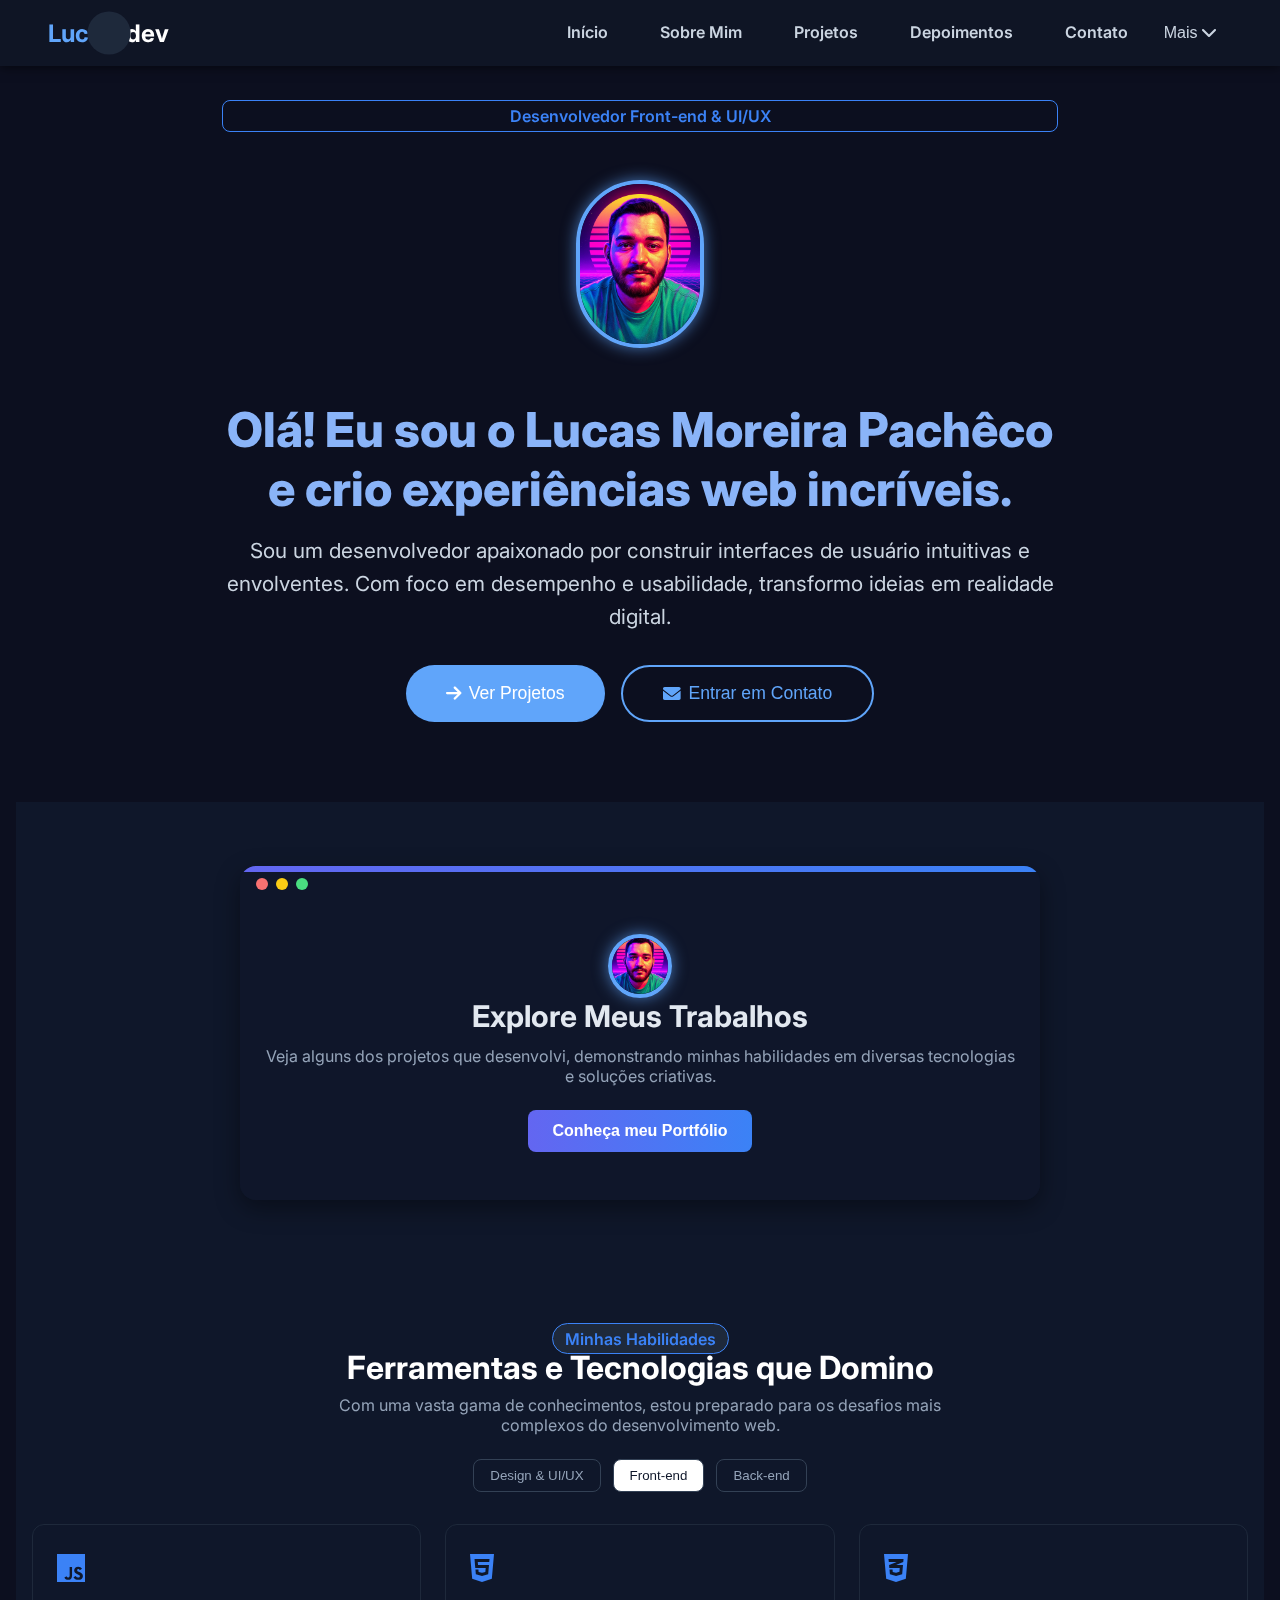
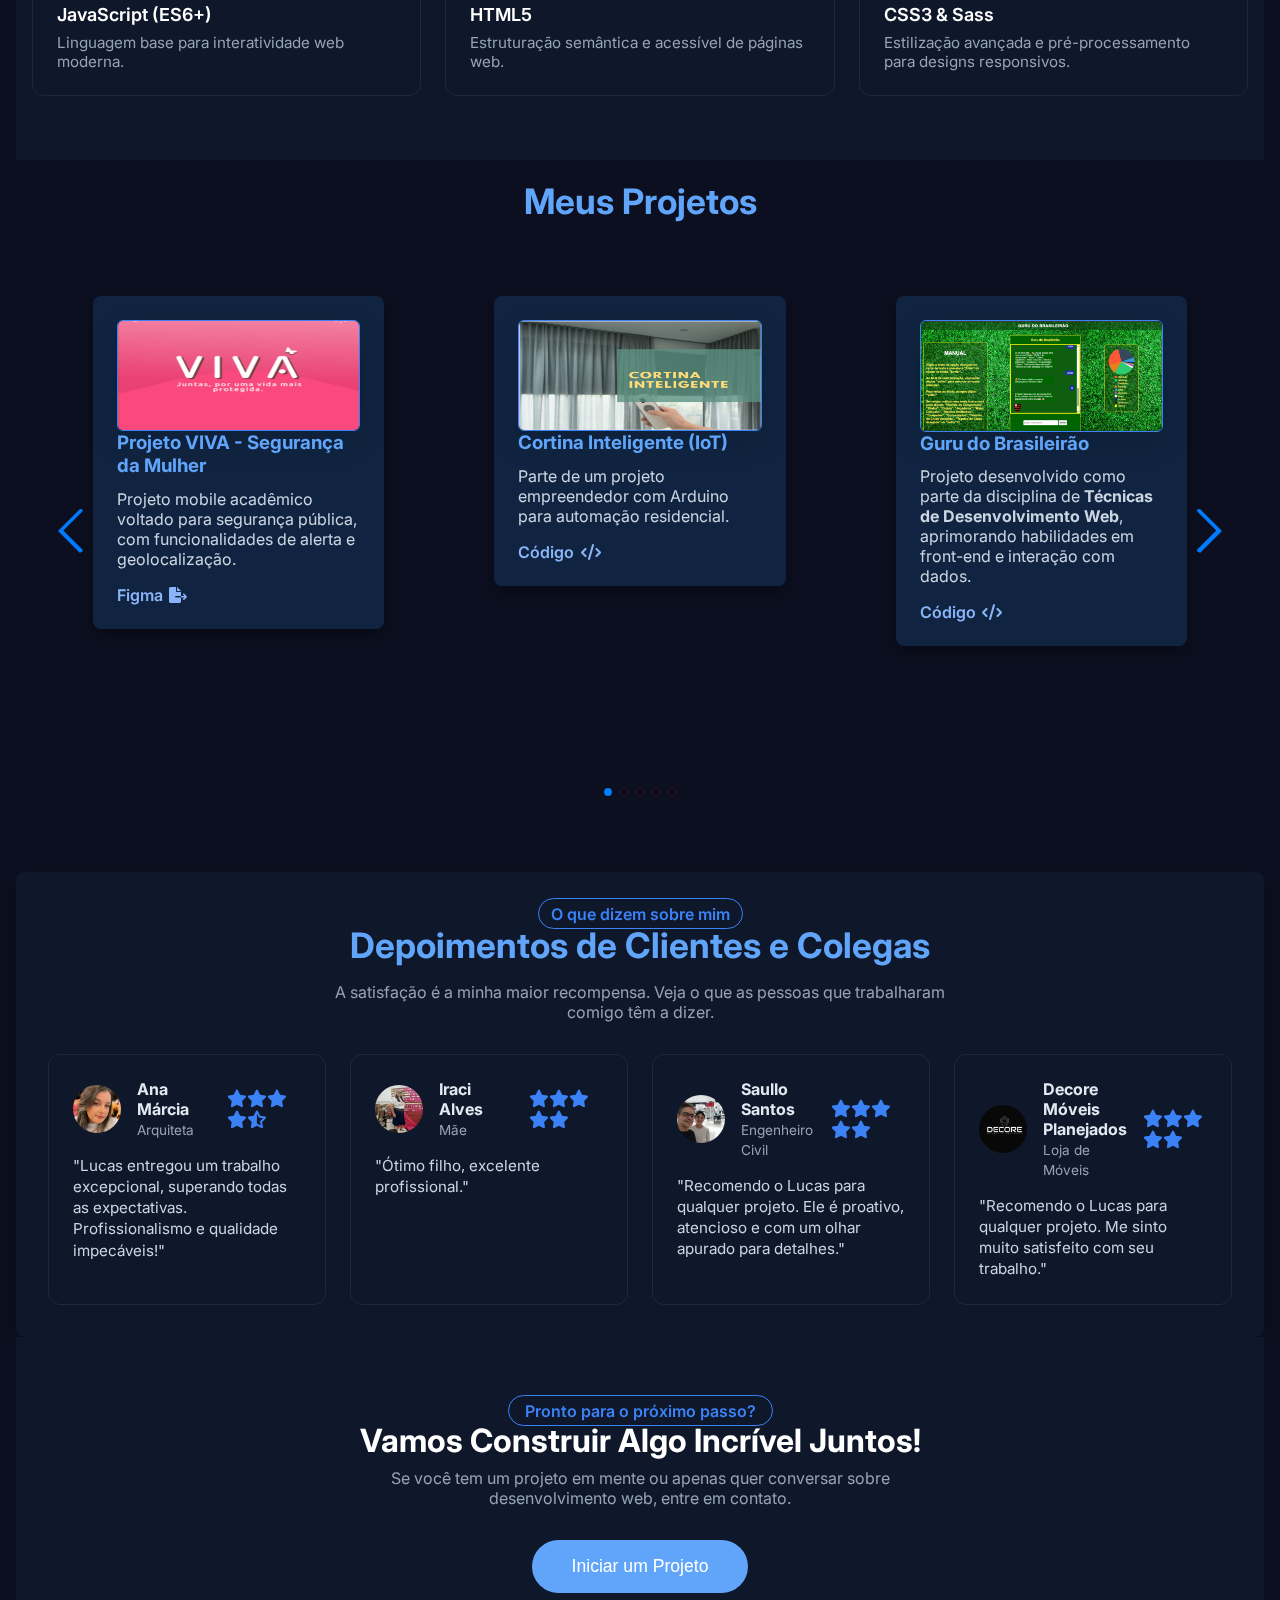
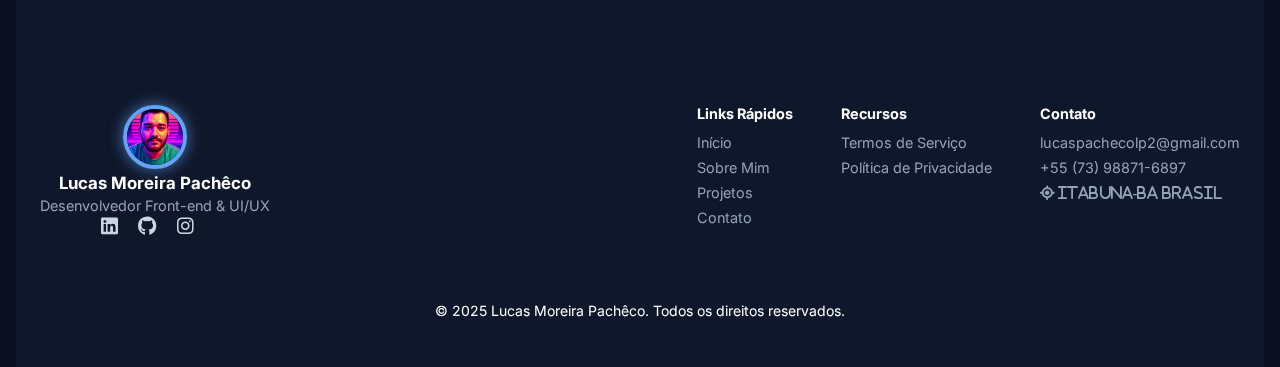
<file: index.html>
<!DOCTYPE html>
<html lang="pt-BR">
<head>
    <meta charset="UTF-8">
    <meta name="viewport" content="width=device-width, initial-scale=1.0">
    <title>Lucas Pachêco | Desenvolvedor Front-end.</title>
    <link rel="stylesheet" href="style.css">
    <link href="https://fonts.googleapis.com/css2?family=Inter:wght@400;500;600;700;800&display=swap" rel="stylesheet">
    <link rel="stylesheet" href="https://cdnjs.cloudflare.com/ajax/libs/font-awesome/6.0.0-beta3/css/all.min.css">
    <link rel="shortcut icon" href="code.ico" type="image/x-icon">
    <link rel="stylesheet" href="https://cdn.jsdelivr.net/npm/swiper@11/swiper-bundle.min.css">
    <script src="https://cdn.jsdelivr.net/npm/swiper@11/swiper-bundle.min.js" defer></script>
    <script src="script2.js" defer></script>
</head>
<body>
    <header>
        <div class="logo">
            <svg class="logo-circle" viewBox="0 0 100 100">
                <circle cx="50" cy="50" r="45" />
            </svg>
            <a id="logo" href="#hero">Lucas<span>.dev</span></a>
        </div>

        <div class="botao-menu-hamburguer">
      <button title="botao-menu" id="botao-menu" class="botao-menu">☰</button>
      
    </div>
        <div class="navbar">
            
            <nav class="navbarList">
                <a href="#hero">Início</a>
                <a href="sobreMin.html">Sobre Mim</a>
                <a href="#projects">Projetos</a>
                <a href="#testimonials">Depoimentos</a>
                <a href="agenda.html">Contato</a>
                <div class="dropdown">
                    <button class="dropbtn">Mais <i class="fas fa-chevron-down"></i></button>
                    <div class="dropdown-content">
                        <a href="https://www.linkedin.com/in/lucas-moreira-pacheco-32537620b/">LinkedIn <span>Me acompanhe</span></a>
                        <a href="#features">Serviços <span>O que eu ofereço</span></a>
                    </div>
                </div>
            </nav>
        </div>
        
    </header>

    <main class="hero" id="hero">
        <div class="badge">Desenvolvedor Front-end & UI/UX</div>
        <img src="ChatGPT Image 25 de jul. de 2025, 19_51_40.png" alt="Minha Foto de Perfil" class="hero-avatar">
        <h1>Olá! Eu sou o Lucas Moreira Pachêco e crio experiências web incríveis.</h1>
        <p>Sou um desenvolvedor apaixonado por construir interfaces de usuário intuitivas e envolventes. Com foco em desempenho e usabilidade, transformo ideias em realidade digital.</p>
        <div class="hero-actions">
            <button class="btn-primary"><i  class="fas fa-arrow-right"></i> Ver Projetos</button>
            <a href="agenda.html"><button class="btn-secondary"><i class="fas fa-envelope"></i> Entrar em Contato</button></a>
        </div>
        
    </main>

    <section class="preview-section">
        <div class="preview-window">
            <div class="preview-window::before"></div>
            <div class="window-top">
                <div class="circle red"></div>
                <div class="circle yellow"></div>
                <div class="circle green"></div>
            </div>
            <div class="window-content" id="trabalhos">
                <div class="logo-footer"><img src="ChatGPT Image 25 de jul. de 2025, 19_51_40.png" alt="logo dev"></div>
                <h2>Explore Meus Trabalhos</h2>
                <p>Veja alguns dos projetos que desenvolvi, demonstrando minhas habilidades em diversas tecnologias e soluções criativas.</p>
                <button class="btn primary">Conheça meu Portfólio</button>
            </div>
        </div>
    </section>

    <section class="features-section" id="features">
        <div class="features-header">
            <span class="pill selected">Minhas Habilidades</span>
            <h2 class="title">Ferramentas e Tecnologias que Domino</h2>
            <p class="subtitle">Com uma vasta gama de conhecimentos, estou preparado para os desafios mais complexos do desenvolvimento web.</p>
        </div>
        <div class="tab-menu">
            <button class="tab" data-tab="design">Design & UI/UX</button>
            <button class="tab active" data-tab="frontend">Front-end</button>
            <button class="tab" data-tab="backend">Back-end</button>
            
        </div>
        <div class="features-grid" id="features-grid">
        </div>
    </section>
    <section id="projects" aria-label="Projetos recentes e acadêmicos">
        <h2>Meus Projetos</h2>
        <div class="swiper-container">
            <div class="swiper-wrapper">

      <!-- Slide 1: Projeto VIVA -->
      <div class="swiper-slide">
        <article class="project-card" tabindex="0" aria-describedby="desc-viva">
          <img src="VivaApp.png" alt="Captura de tela do aplicativo Projeto VIVA" class="project-thumbnail" loading="lazy" />
          <h3>Projeto VIVA - Segurança da Mulher</h3>
          <p id="desc-viva">Projeto mobile acadêmico voltado para segurança pública, com funcionalidades de alerta e geolocalização.</p>
          <div class="project-links">
            <a href="https://www.figma.com/proto/bqqQISmBEGGVpfzCtQTvPR/Seguran%C3%A7a-da-mulher" target="_blank" rel="noopener noreferrer">
              Figma <i class="fas fa-file-export"></i>
            </a>
          </div>
        </article>
      </div>

      <!-- Slide 2: Cortina Inteligente -->
      <div class="swiper-slide">
        <article class="project-card" tabindex="0" aria-describedby="desc-cortina">
          <img src="CortinaInteligente.png" alt="Captura de tela do sistema de Cortina Inteligente" class="project-thumbnail" loading="lazy" />
          <h3>Cortina Inteligente (IoT)</h3>
          <p id="desc-cortina">Parte de um projeto empreendedor com Arduino para automação residencial.</p>
          <div class="project-links">
            <a href="" target="_blank" rel="noopener noreferrer">
              Código <i class="fas fa-code"></i>
            </a>
          </div>
        </article>
      </div>

      <!-- Slide 3: Guru do Brasileirão -->
      <div class="swiper-slide">
        <article class="project-card" tabindex="0" aria-describedby="desc-guru">
          <img src="Capturadetela2025-07-26163434.png" alt="Captura de tela do Projeto Guru do Brasileirão" class="project-thumbnail" loading="lazy" />
          <h3>Guru do Brasileirão </h3>
          <p id="desc-guru">Projeto desenvolvido como parte da disciplina de <strong>Técnicas de Desenvolvimento Web</strong>, aprimorando habilidades em front-end e interação com dados.</p>
          <div class="project-links">
            <a href="https://github.com/lucaslmp2/GuruDoBrasileir-o" target="_blank" rel="noopener noreferrer">
              Código <i class="fas fa-code"></i>
            </a>
          </div>
        </article>
      </div>

      <!-- Slide 4: GeFin -->
      <div class="swiper-slide">
        <article class="project-card" tabindex="0" aria-describedby="desc-gefin">
          <img src="GFin.png" alt="Captura de tela do projeto GeFin" class="project-thumbnail" loading="lazy" />
          <h3>GeFin</h3>
          <p id="desc-gefin">Aplicação web de front-end para gerenciamento de finanças pessoais, permitindo adicionar, editar e visualizar registros de crédito e débito.</p>
          <div class="project-links">
            <a href="https://github.com/lucaslmp2/GeFin" target="_blank" rel="noopener noreferrer">
              Código <i class="fas fa-code"></i>
            </a>
          </div>
        </article>
      </div>

      <!-- Slide 5: Sortestudo -->
      <div class="swiper-slide">
        <article class="project-card" tabindex="0" aria-describedby="desc-sortestudo">
          <img src="Captura de tela 2025-08-14 170825.png" alt="Captura de tela do projeto Sortestudo" class="project-thumbnail" loading="lazy" />
          <h3>Sortestudo</h3>
          <p id="desc-sortestudo">Aplicação web para estudantes com método Pomodoro, player LoFi, histórico de metas e sorteio de aulas.</p>
          <div class="project-links">
            <a href="https://sortestudo.netlify.app/app.html#" target="_blank" rel="noopener noreferrer">
              Site <i class="fas fa-globe"></i>
            </a>
          </div>
        </article>
      </div>

    </div>

    <!-- Paginação e navegação do Swiper -->
    <div class="swiper-pagination"></div>
    <!-- Se quiser, pode manter os botões internos do Swiper, mas os externos já funcionam -->
    <div class="swiper-button-prev"></div>
    <div class="swiper-button-next"></div>
  </div>
</section>

</section>
    <section class="testimonials-section" id="testimonials">
        <div class="testimonials-header">
            <span class="pill">O que dizem sobre mim</span>
            <h2>Depoimentos de Clientes e Colegas</h2>
            <p>A satisfação é a minha maior recompensa. Veja o que as pessoas que trabalharam comigo têm a dizer.</p>
        </div>
        <div class="testimonials-grid">
            <div class="testimonial-card">
                <div class="user-info">
                    <img src="508388774_18509885986005386_1965365410675756863_n.jpg" alt="Avatar Cliente 1" class="avatar">
                    <div>
                        <strong>Ana Márcia</strong>
                        <span class="role">Arquiteta</span>
                    </div>
                    <div class="stars">
                        <i class="fas fa-star"></i><i class="fas fa-star"></i><i class="fas fa-star"></i><i class="fas fa-star"></i><i class="fas fa-star-half-alt"></i>
                    </div>
                </div>
                <p class="comment">"Lucas entregou um trabalho excepcional, superando todas as expectativas. Profissionalismo e qualidade impecáveis!"</p>
            </div>
            <div class="testimonial-card">
                <div class="user-info">
                    <img src="491434160_659042140358271_1877280020357103664_n.jpg" alt="Avatar Cliente 2" class="avatar">
                    <div>
                        <strong>Iraci Alves</strong>
                        <span class="role">Mãe</span>
                    </div>
                    <div class="stars">
                        <i class="fas fa-star"></i><i class="fas fa-star"></i><i class="fas fa-star"></i><i class="fas fa-star"></i><i class="fas fa-star"></i>
                    </div>
                </div>
                <p class="comment">"Ótimo filho, excelente profissional."</p>
            </div>
            <div class="testimonial-card">
                <div class="user-info">
                    <img src="445907949_1860379867809523_8904380379291818608_n.jpg" alt="Avatar Cliente 3" class="avatar">
                    <div>
                        <strong>Saullo Santos</strong>
                        <span class="role">Engenheiro Civil</span>
                    </div>
                    <div class="stars">
                        <i class="fas fa-star"></i><i class="fas fa-star"></i><i class="fas fa-star"></i><i class="fas fa-star"></i><i class="fas fa-star"></i>
                    </div>
                </div>
                <p class="comment">"Recomendo o Lucas para qualquer projeto. Ele é proativo, atencioso e com um olhar apurado para detalhes."</p>
            </div>
            <div class="testimonial-card">
                <div class="user-info">
                    <img src="287772196_4974726189316580_1057349928619802160_n.jpg" alt="Avatar Cliente 3" class="avatar">
                    <div>
                        <strong>Decore Móveis Planejados</strong>
                        <span class="role">Loja de Móveis</span>
                    </div>
                    <div class="stars">
                        <i class="fas fa-star"></i><i class="fas fa-star"></i><i class="fas fa-star"></i><i class="fas fa-star"></i><i class="fas fa-star"></i>
                    </div>
                </div>
                <p class="comment">"Recomendo o Lucas para qualquer projeto. Me sinto muito satisfeito com seu trabalho."</p>
            </div>
        </div>
    </section>
    <section class="cta-section">
        <span class="cta-pill">Pronto para o próximo passo?</span>
        <h2>Vamos Construir Algo Incrível Juntos!</h2>
        <p>Se você tem um projeto em mente ou apenas quer conversar sobre desenvolvimento web, entre em contato.</p>
        <div class="cta-buttons">
            <a href="agenda.html"><button class="btn-primary">Iniciar um Projeto</button></a>
        </div>
    </section>

    <footer class="footer">
        <div class="footer-container">
            <div class="footer-brand">
                <div class="logo-footer"><img src="ChatGPT Image 25 de jul. de 2025, 19_51_40.png" alt="imagem do dev"></div>
                <h3>Lucas Moreira Pachêco</h3>
                <p>Desenvolvedor Front-end & UI/UX</p>
                <div class="social-icons">
                    <a href="https://www.linkedin.com/in/lucas-moreira-pacheco-32537620b/"><i class="fab fa-linkedin"></i></a>
                    <a href="https://github.com/lucaslmp2"><i class="fab fa-github"></i></a>
                    <a href="https://instagram.com/lucasmoreirapacheco_"><i class="fab fa-instagram"></i></a>
                </div>
            </div>
            <div class="footer-columns">
                <div>
                    <h4>Links Rápidos</h4>
                    <ul>
                        <li><a href="#hero">Início</a></li>
                        <li><a href="sobreMin.html">Sobre Mim</a></li>
                        <li><a href="#projects">Projetos</a></li>
                        <li><a href="agenda.html">Contato</a></li>
                    </ul>
                </div>
                <div>
                    <h4>Recursos</h4>
                    <ul>
                        <li><a href="termos.html">Termos de Serviço</a></li>
                        <li><a href="politica-privacidade.html">Política de Privacidade</a></li>
                    </ul>
                </div>
                <div>
                    <h4>Contato</h4>
                    <ul>
                        <li><a href="mailto:lucaspachecolp2@gmail.com">lucaspachecolp2@gmail.com</a></li>
                        <li><a href="tel:+5573988716897">+55 (73) 98871-6897</a></li>
                        <li><address class="fas fa-location"> Itabuna-BA Brasil</address></li>
                    </ul>
                </div>
            </div>
        </div>
        <p class="text">&copy; 2025 Lucas Moreira Pachêco. Todos os direitos reservados.</p>
    </footer>

    <script src="script2.js"></script>
</body>
</html>
</file>
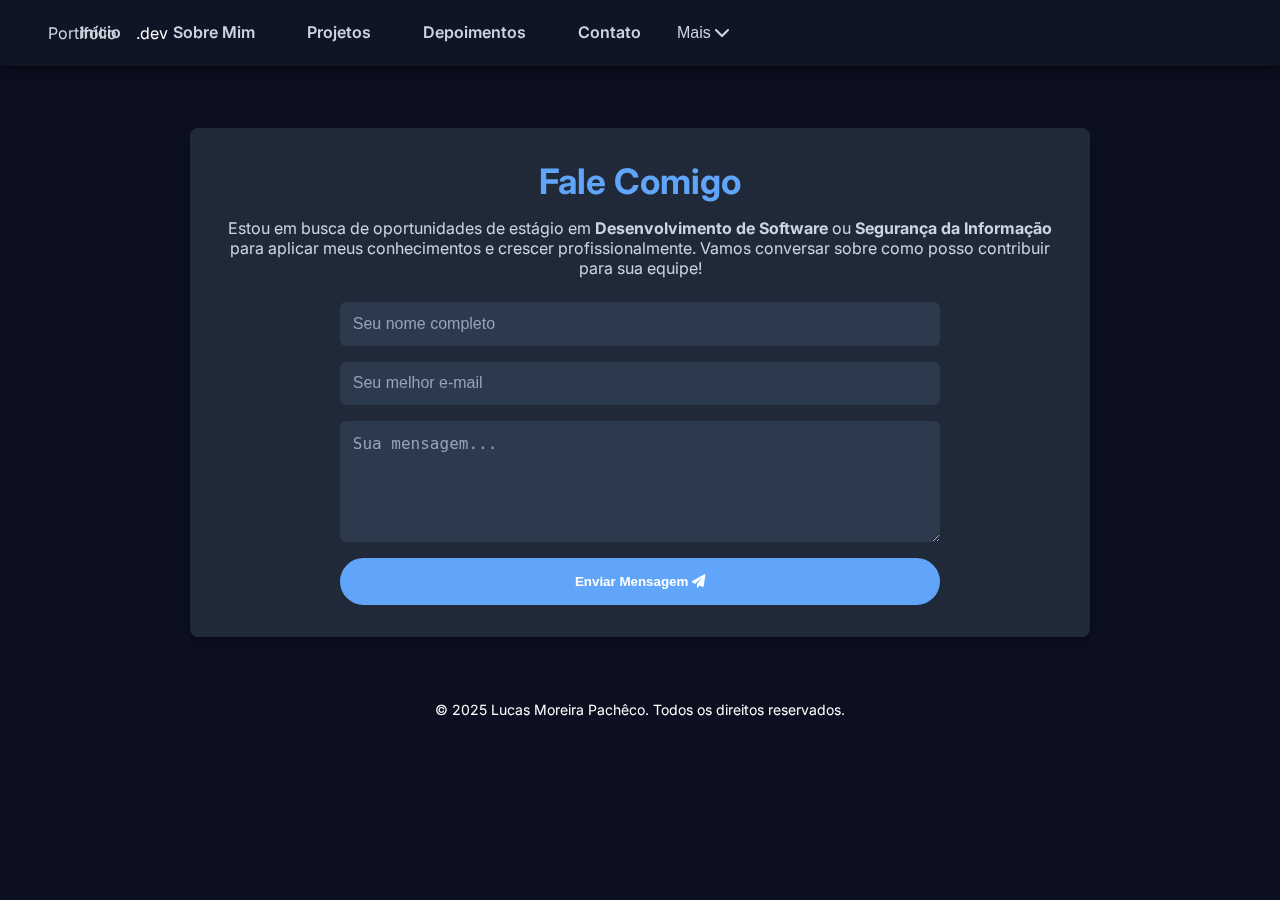
<file: agenda.html>
<!DOCTYPE html>
<html lang="en">
<head>
    <meta charset="UTF-8">
    <meta name="viewport" content="width=device-width, initial-scale=1.0">
    <link rel="stylesheet" href="style.css">
    <title>Contato</title>
    <link rel="stylesheet" href="style.css">
    <link href="https://fonts.googleapis.com/css2?family=Inter:wght@400;500;600;700;800&display=swap" rel="stylesheet">
    <link rel="stylesheet" href="https://cdnjs.cloudflare.com/ajax/libs/font-awesome/6.0.0-beta3/css/all.min.css">
    <link rel="shortcut icon" href="code.ico" type="image/x-icon">
</head>
<body>
    <header>
        <div class="navbar">
            <div class="logo">Portifólio<span>.dev</span></div>
            <nav>
                <a href="index2.html#hero">Início</a>
                <a href="sobreMin.html">Sobre Mim</a>
                <a href="index2.html#projects">Projetos</a>
                <a href="index2.html#testimonials">Depoimentos</a>
                <a href="agenda.html">Contato</a>
                <div class="dropdown">
                    <button class="dropbtn">Mais <i class="fas fa-chevron-down"></i></button>
                    <div class="dropdown-content">
                        <a href="#">Blog <span>Artigos e Novidades</span></a>
                        <a href="#">Serviços <span>O que eu ofereço</span></a>
                        <a href="#">Carreira <span>Minha Jornada Profissional</span></a>
                    </div>
                </div>
            </nav>
        </div>
    </header>

<body>
    <section id="contact" aria-label="Formulário de contato" style="margin-top: 8rem; text-align: center;">
        <h2>Fale Comigo</h2>
        <p style="text-align: center; justify-content: center; margin-bottom: 1.5rem; color: #cbd5e1;">Estou em busca de oportunidades de estágio em <strong>Desenvolvimento de Software</strong> ou <strong>Segurança da Informação</strong> para aplicar meus conhecimentos e crescer profissionalmente. Vamos conversar sobre como posso contribuir para sua equipe!</p>
        <form id="contactForm" action="https://formspree.io/f/xnnzrzkr" method="POST">
    <input type="text" name="name" placeholder="Seu nome completo" required>
    <input type="email" name="email" placeholder="Seu melhor e-mail" required>
    <textarea name="message" rows="5" placeholder="Sua mensagem..." required></textarea>
    <button type="submit">Enviar Mensagem <i class="fas fa-paper-plane"></i></button>
</form>

    </section>
    <p class="text">&copy; 2025 Lucas Moreira Pachêco. Todos os direitos reservados.</p>
</body>
</html>
</file>
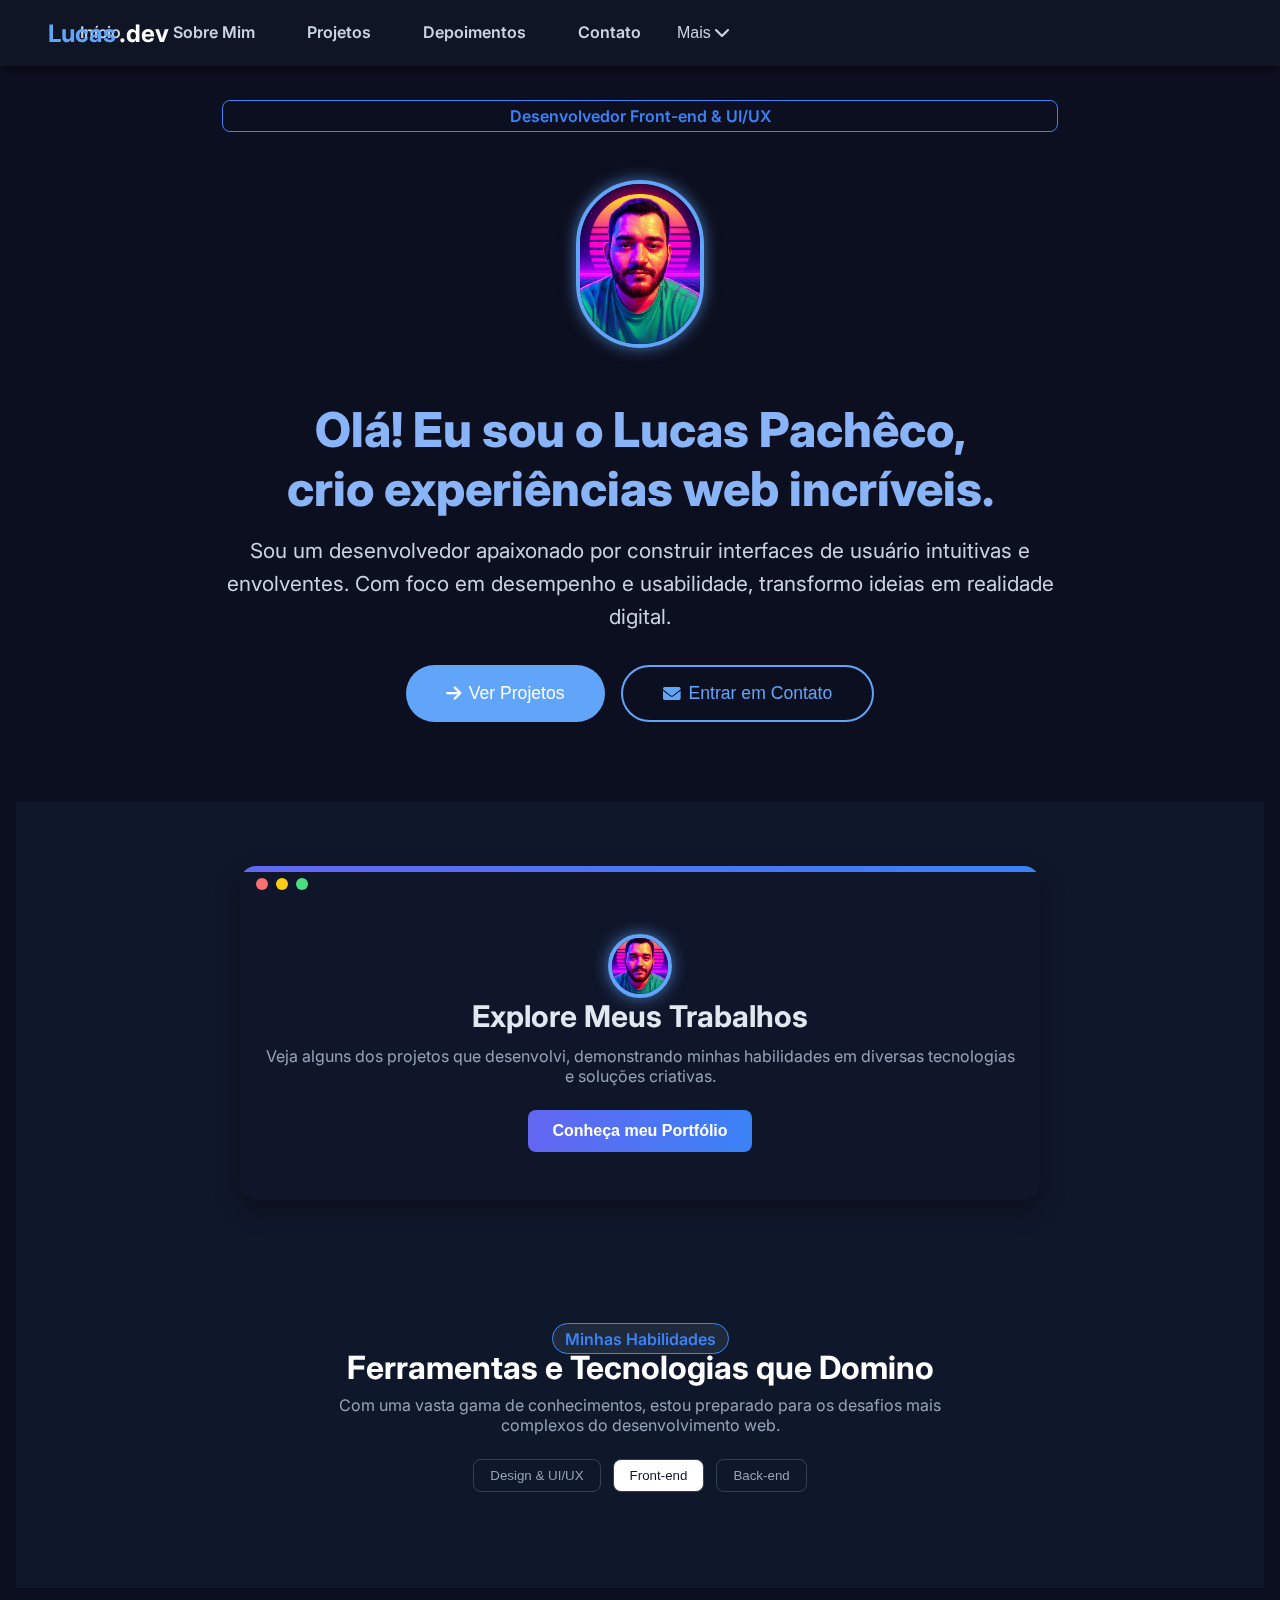
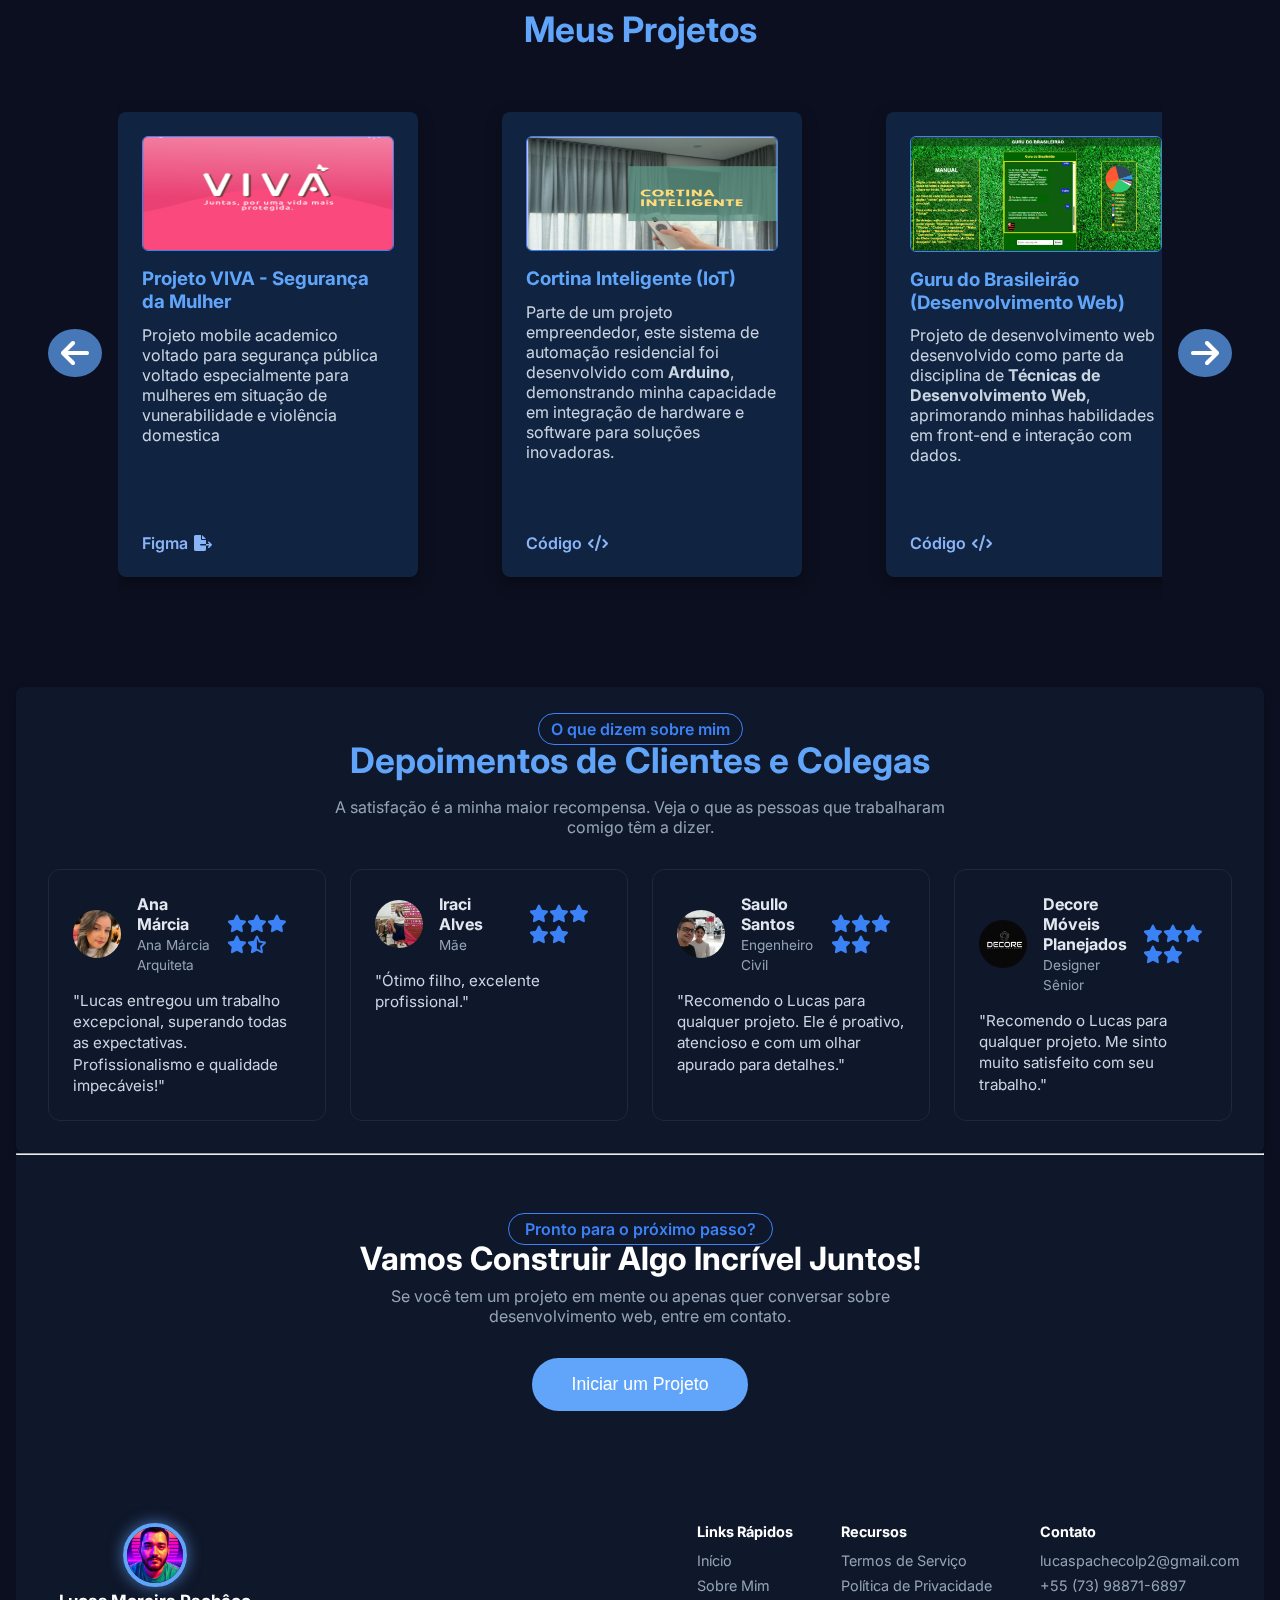
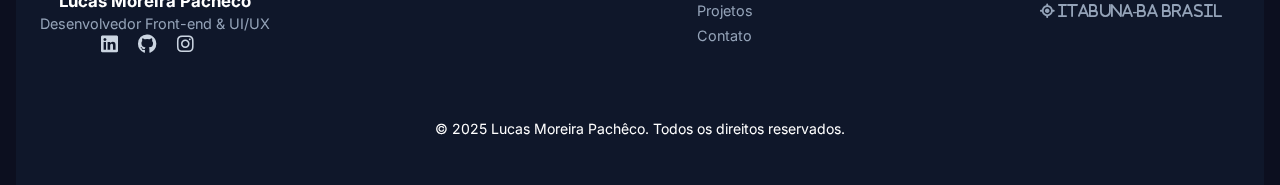
<file: index2.html>
<!DOCTYPE html>
<html lang="pt-BR">
<head>
    <meta charset="UTF-8">
    <meta name="viewport" content="width=device-width, initial-scale=1.0">
    <title>Lucas Pachêco | Desenvolvedor Front-end.</title>
    <link rel="stylesheet" href="style.css">
    <link href="https://fonts.googleapis.com/css2?family=Inter:wght@400;500;600;700;800&display=swap" rel="stylesheet">
    <link rel="stylesheet" href="https://cdnjs.cloudflare.com/ajax/libs/font-awesome/6.0.0-beta3/css/all.min.css">
    <link rel="shortcut icon" href="code.ico" type="image/x-icon">
</head>
<body>
    <header>
        <div class="navbar">
            <div class="logo"><a id="logo" href="#hero">Lucas<span >.dev</span></a></div>
            <nav>
                <a href="#hero">Início</a>
                <a href="sobreMin.html">Sobre Mim</a>
                <a href="#projects">Projetos</a>
                <a href="#testimonials">Depoimentos</a>
                <a href="agenda.html">Contato</a>
                <div class="dropdown">
                    <button class="dropbtn">Mais <i class="fas fa-chevron-down"></i></button>
                    <div class="dropdown-content">
                        <a href="https://www.linkedin.com/in/lucas-moreira-pacheco-32537620b/">Blog <span>Artigos e Novidades</span></a>
                        <a href="#">Serviços <span>O que eu ofereço</span></a>
                        <a href="#">Carreira <span>Minha Jornada Profissional</span></a>
                    </div>
                </div>
            </nav>
        </div>
    </header>

    <main class="hero" id="hero">
        <div class="badge">Desenvolvedor Front-end & UI/UX</div>
        <img src="ChatGPT Image 25 de jul. de 2025, 19_51_40.png" alt="Minha Foto de Perfil" class="hero-avatar">
        <h1>Olá! Eu sou o Lucas Pachêco, <br>crio experiências web incríveis.</h1>
        <p>Sou um desenvolvedor apaixonado por construir interfaces de usuário intuitivas e envolventes. Com foco em desempenho e usabilidade, transformo ideias em realidade digital.</p>
        <div class="hero-actions">
            <button class="btn-primary"><i  class="fas fa-arrow-right"></i> Ver Projetos</button>
            <a href="agenda.html"><button class="btn-secondary"><i class="fas fa-envelope"></i> Entrar em Contato</button></a>
        </div>
        
    </main>

    <section class="preview-section">
        <div class="preview-window">
            <div class="preview-window::before"></div>
            <div class="window-top">
                <div class="circle red"></div>
                <div class="circle yellow"></div>
                <div class="circle green"></div>
            </div>
            <div class="window-content" id="trabalhos">
                <div class="logo-footer"><img src="ChatGPT Image 25 de jul. de 2025, 19_51_40.png" alt="logo dev"></div>
                <h2>Explore Meus Trabalhos</h2>
                <p>Veja alguns dos projetos que desenvolvi, demonstrando minhas habilidades em diversas tecnologias e soluções criativas.</p>
                <button class="btn primary">Conheça meu Portfólio</button>
            </div>
        </div>
    </section>

    <section class="features-section" id="features">
        <div class="features-header">
            <span class="pill selected">Minhas Habilidades</span>
            <h2 class="title">Ferramentas e Tecnologias que Domino</h2>
            <p class="subtitle">Com uma vasta gama de conhecimentos, estou preparado para os desafios mais complexos do desenvolvimento web.</p>
        </div>
        <div class="tab-menu">
            <button class="tab" data-tab="design">Design & UI/UX</button>
            <button class="tab active" data-tab="frontend">Front-end</button>
            <button class="tab" data-tab="backend">Back-end</button>
            
        </div>
        <div class="features-grid" id="features-grid">
        </div>
    </section>
    
    <section id="projects" aria-label="Projetos recentes e acadêmicos">
    <h2>Meus Projetos</h2>
    <div class="carousel-wrapper">
        <button class="fas fa-arrow-left carousel-button" aria-label="Previous project"></button>
        <div class="projects-carousel">
            <article class="project-card" tabindex="0" aria-describedby="desc-viva-3">
                <img src="VivaApp.png" alt="Captura de tela do aplicativo Projeto VIVA" class="project-thumbnail" loading="lazy" />
                <h3>Projeto VIVA - Segurança da Mulher</h3>
                <p id="desc-viva-3">Projeto mobile academico voltado para segurança pública voltado especialmente para mulheres em situação de vunerabilidade e violência domestica</p>
                <div class="project-links">
                    <a href="https://www.figma.com/proto/bqqQISmBEGGVpfzCtQTvPR/Seguran%C3%A7a-da-mulher?node-id=645-431&t=CkUzK3TyJJ8Ni2x0-1" target="_blank" rel="noopener noreferrer">Figma <i class="fas fa-file-export"></i></a>
                </div>
            </article>
            <article class="project-card" tabindex="0" aria-describedby="desc-cortina">
                <img src="CortinaInteligente.png" alt="Captura de tela do sistema de Cortina Inteligente" class="project-thumbnail" loading="lazy" />
                <h3>Cortina Inteligente (IoT)</h3>
                <p id="desc-cortina">Parte de um projeto empreendedor, este sistema de automação residencial foi desenvolvido com <strong>Arduino</strong>, demonstrando minha capacidade em integração de hardware e software para soluções inovadoras.</p>
                <div class="project-links">
                    <a href="LINK_DO_REPOSITORIO_CORTINA" target="_blank" rel="noopener noreferrer">Código <i class="fas fa-code"></i></a>
                </div>
            </article>
            <article class="project-card" tabindex="0" aria-describedby="desc-gurubrasileirao">
                <img src="Capturadetela2025-07-26163434.png" alt="Captura de tela do Projeto Guru do Brasileirão" class="project-thumbnail" loading="lazy" />
                <h3>Guru do Brasileirão (Desenvolvimento Web)</h3>
                <p id="desc-gurubrasileirao">Projeto de desenvolvimento web desenvolvido como parte da disciplina de <strong>Técnicas de Desenvolvimento Web</strong>, aprimorando minhas habilidades em front-end e interação com dados.</p>
                <div class="project-links">
                    <a href="https://github.com/lucaslmp2/GuruDoBrasileir-o" target="_blank" rel="noopener noreferrer">Código <i class="fas fa-code"></i></a>
                </div>
            </article>
            <article class="project-card" tabindex="0" aria-describedby="desc-golex">
                <img src="GFin.png" alt="Captura de tela do projeto GeFin" class="project-thumbnail" loading="lazy" />
                <h3>GeFin</h3>
                <p id="desc-golex">GeFin é uma aplicação web de front-end para gerenciamento de finanças pessoais. Permite ao usuário adicionar, editar, excluir e visualizar registros de crédito e débito de forma intuitiva.</p>
                <div class="project-links">
                    <a href="https://github.com/lucaslmp2/GeFin" target="_blank" rel="noopener noreferrer">Código <i class="fas fa-code"></i></a>
                </div>
            </article>
            <article class="project-card" tabindex="0" aria-describedby="desc-golex">
                <img src="Captura de tela 2025-08-14 170825.png" alt="Captura de tela do projeto GeFin" class="project-thumbnail" loading="lazy" />
                <h3>Sortestudo</h3>
                <p id="desc-golex">Sortestudo é uma aplicação web de front-end para estudantes. Permite ao usuário estudar com um gerenciador de tempo que utiliza método pomodoro, a aplicação conta ainda com player de videos LoFi para relaxamento e estudo, Historico de metas e sorteio de Aulas.</p>
                <div class="project-links">
                    <a href="https://sortestudo.netlify.app/app.html#" target="_blank" rel="noopener noreferrer">Site <i class="fas fa-globe"></i></a>
                </div>
            </article>
        </div>
        <button class="fas fa-arrow-right carousel-button" aria-label="Next project"></button>
    </div>
</section>
    <section class="testimonials-section" id="testimonials">
        <div class="testimonials-header">
            <span class="pill">O que dizem sobre mim</span>
            <h2>Depoimentos de Clientes e Colegas</h2>
            <p>A satisfação é a minha maior recompensa. Veja o que as pessoas que trabalharam comigo têm a dizer.</p>
        </div>
        <div class="testimonials-grid">
            <div class="testimonial-card">
                <div class="user-info">
                    <img src="508388774_18509885986005386_1965365410675756863_n.jpg" alt="Avatar Cliente 1" class="avatar">
                    <div>
                        <strong>Ana Márcia</strong>
                        <span class="role">Ana Márcia Arquiteta</span>
                    </div>
                    <div class="stars">
                        <i class="fas fa-star"></i><i class="fas fa-star"></i><i class="fas fa-star"></i><i class="fas fa-star"></i><i class="fas fa-star-half-alt"></i>
                    </div>
                </div>
                <p class="comment">"Lucas entregou um trabalho excepcional, superando todas as expectativas. Profissionalismo e qualidade impecáveis!"</p>
            </div>
            <div class="testimonial-card">
                <div class="user-info">
                    <img src="491434160_659042140358271_1877280020357103664_n.jpg" alt="Avatar Cliente 2" class="avatar">
                    <div>
                        <strong>Iraci Alves</strong>
                        <span class="role">Mãe</span>
                    </div>
                    <div class="stars">
                        <i class="fas fa-star"></i><i class="fas fa-star"></i><i class="fas fa-star"></i><i class="fas fa-star"></i><i class="fas fa-star"></i>
                    </div>
                </div>
                <p class="comment">"Ótimo filho, excelente profissional."</p>
            </div>
            <div class="testimonial-card">
                <div class="user-info">
                    <img src="445907949_1860379867809523_8904380379291818608_n.jpg" alt="Avatar Cliente 3" class="avatar">
                    <div>
                        <strong>Saullo Santos</strong>
                        <span class="role">Engenheiro Civil</span>
                    </div>
                    <div class="stars">
                        <i class="fas fa-star"></i><i class="fas fa-star"></i><i class="fas fa-star"></i><i class="fas fa-star"></i><i class="fas fa-star"></i>
                    </div>
                </div>
                <p class="comment">"Recomendo o Lucas para qualquer projeto. Ele é proativo, atencioso e com um olhar apurado para detalhes."</p>
            </div>
            <div class="testimonial-card">
                <div class="user-info">
                    <img src="287772196_4974726189316580_1057349928619802160_n.jpg" alt="Avatar Cliente 3" class="avatar">
                    <div>
                        <strong>Decore Móveis Planejados</strong>
                        <span class="role">Designer Sênior</span>
                    </div>
                    <div class="stars">
                        <i class="fas fa-star"></i><i class="fas fa-star"></i><i class="fas fa-star"></i><i class="fas fa-star"></i><i class="fas fa-star"></i>
                    </div>
                </div>
                <p class="comment">"Recomendo o Lucas para qualquer projeto. Me sinto muito satisfeito com seu trabalho."</p>
            </div>
        </div>
    </section>
    <hr>
    <section class="cta-section">
        <span class="cta-pill">Pronto para o próximo passo?</span>
        <h2>Vamos Construir Algo Incrível Juntos!</h2>
        <p>Se você tem um projeto em mente ou apenas quer conversar sobre desenvolvimento web, entre em contato.</p>
        <div class="cta-buttons">
            <a href="agenda.html"><button class="btn-primary">Iniciar um Projeto</button></a>
        </div>
    </section>

    <footer class="footer">
        <div class="footer-container">
            <div class="footer-brand">
                <div class="logo-footer"><img src="ChatGPT Image 25 de jul. de 2025, 19_51_40.png" alt="imagem do dev"></div>
                <h3>Lucas Moreira Pachêco</h3>
                <p>Desenvolvedor Front-end & UI/UX</p>
                <div class="social-icons">
                    <a href="https://www.linkedin.com/in/lucas-moreira-pacheco-32537620b/"><i class="fab fa-linkedin"></i></a>
                    <a href="https://github.com/lucaslmp2"><i class="fab fa-github"></i></a>
                    <a href="https://instagram.com/lucasmoreirapacheco_"><i class="fab fa-instagram"></i></a>
                </div>
            </div>
            <div class="footer-columns">
                <div>
                    <h4>Links Rápidos</h4>
                    <ul>
                        <li><a href="#hero">Início</a></li>
                        <li><a href="sobreMin.html">Sobre Mim</a></li>
                        <li><a href="#projects">Projetos</a></li>
                        <li><a href="agenda.html">Contato</a></li>
                    </ul>
                </div>
                <div>
                    <h4>Recursos</h4>
                    <ul>
                        <li><a href="#">Termos de Serviço</a></li>
                        <li><a href="#">Política de Privacidade</a></li>
                    </ul>
                </div>
                <div>
                    <h4>Contato</h4>
                    <ul>
                        <li><a href="mailto:lucaspachecolp2@gmail.com">lucaspachecolp2@gmail.com</a></li>
                        <li><a href="tel:+5511999999999">+55 (73) 98871-6897</a></li>
                        <li><address class="fas fa-location"> Itabuna-BA Brasil</address></li>
                    </ul>
                </div>
            </div>
        </div>
        <p class="text">&copy; 2025 Lucas Moreira Pachêco. Todos os direitos reservados.</p>
    </footer>

    <script src="script2.js"></script>
</body>
</html>
</file>
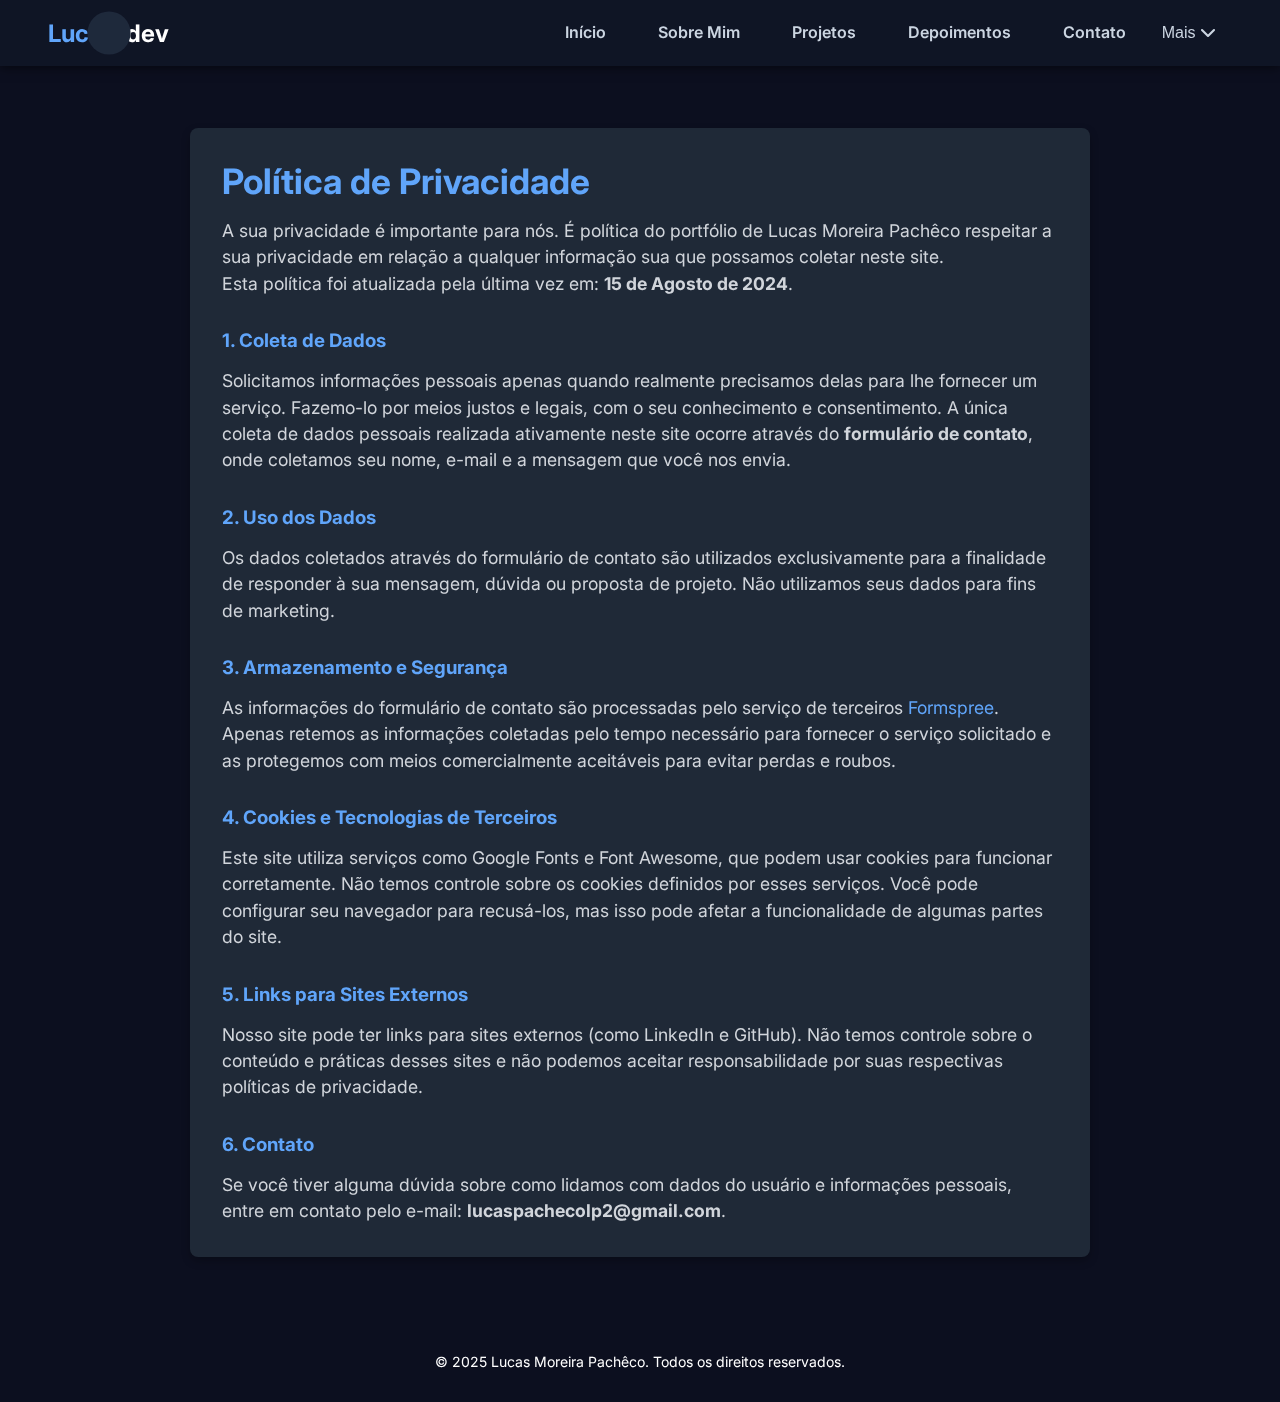
<file: politica-privacidade.html>
<!DOCTYPE html>
<html lang="pt-BR">
<head>
    <meta charset="UTF-8" />
    <meta name="viewport" content="width=device-width, initial-scale=1" />
    <title>Política de Privacidade | Lucas Pachêco</title>
    <meta name="description" content="Política de Privacidade do portfólio de Lucas Pachêco." />
    <link href="https://fonts.googleapis.com/css2?family=Inter:wght@400;600;800&display=swap" rel="stylesheet" />
    <link rel="stylesheet" href="https://cdnjs.cloudflare.com/ajax/libs/font-awesome/6.5.0/css/all.min.css" />
    <link rel="stylesheet" href="style.css" />
    <link rel="shortcut icon" href="code.ico" class="icon" type="image/x-icon">
</head>
<body>

<header>
    <div class="logo">
            <svg class="logo-circle" viewBox="0 0 100 100">
                <circle cx="50" cy="50" r="45" />
            </svg>
            <a id="logo" href="#hero">Lucas<span>.dev</span></a>
        </div>
    <div class="botao-menu-hamburguer">
        <button title="botao-menu" id="botao-menu" class="botao-menu">☰</button>
    </div>
    <div class="navbar">
        <nav class="navbarList">
            <a href="index.html#hero">Início</a>
            <a href="sobreMin.html">Sobre Mim</a>
            <a href="index.html#projects">Projetos</a>
            <a href="index.html#testimonials">Depoimentos</a>
            <a href="agenda.html">Contato</a>
            <div class="dropdown">
                <button class="dropbtn">Mais <i class="fas fa-chevron-down"></i></button>
                <div class="dropdown-content">
                    <a href="https://www.linkedin.com/in/lucas-moreira-pacheco-32537620b/">LinkedIn <span>Me acompanhe</span></a>
                    <a href="index.html#features">Serviços <span>O que eu ofereço</span></a>
                </div>
            </div>
        </nav>
    </div>
</header>

<main>
    <section id="about" aria-label="Política de Privacidade" style="margin-top: 8rem;">
        <h2>Política de Privacidade</h2>
        <p>A sua privacidade é importante para nós. É política do portfólio de Lucas Moreira Pachêco respeitar a sua privacidade em relação a qualquer informação sua que possamos coletar neste site.</p>
        <p>Esta política foi atualizada pela última vez em: <strong>15 de Agosto de 2024</strong>.</p>

        <h3 style="color: #60a5fa; margin-top: 2rem; margin-bottom: 1rem;">1. Coleta de Dados</h3>
        <p>Solicitamos informações pessoais apenas quando realmente precisamos delas para lhe fornecer um serviço. Fazemo-lo por meios justos e legais, com o seu conhecimento e consentimento. A única coleta de dados pessoais realizada ativamente neste site ocorre através do <strong>formulário de contato</strong>, onde coletamos seu nome, e-mail e a mensagem que você nos envia.</p>

        <h3 style="color: #60a5fa; margin-top: 2rem; margin-bottom: 1rem;">2. Uso dos Dados</h3>
        <p>Os dados coletados através do formulário de contato são utilizados exclusivamente para a finalidade de responder à sua mensagem, dúvida ou proposta de projeto. Não utilizamos seus dados para fins de marketing.</p>

        <h3 style="color: #60a5fa; margin-top: 2rem; margin-bottom: 1rem;">3. Armazenamento e Segurança</h3>
        <p>As informações do formulário de contato são processadas pelo serviço de terceiros <a href="https://formspree.io/privacy/" target="_blank" rel="noopener noreferrer">Formspree</a>. Apenas retemos as informações coletadas pelo tempo necessário para fornecer o serviço solicitado e as protegemos com meios comercialmente aceitáveis para evitar perdas e roubos.</p>

        <h3 style="color: #60a5fa; margin-top: 2rem; margin-bottom: 1rem;">4. Cookies e Tecnologias de Terceiros</h3>
        <p>Este site utiliza serviços como Google Fonts e Font Awesome, que podem usar cookies para funcionar corretamente. Não temos controle sobre os cookies definidos por esses serviços. Você pode configurar seu navegador para recusá-los, mas isso pode afetar a funcionalidade de algumas partes do site.</p>

        <h3 style="color: #60a5fa; margin-top: 2rem; margin-bottom: 1rem;">5. Links para Sites Externos</h3>
        <p>Nosso site pode ter links para sites externos (como LinkedIn e GitHub). Não temos controle sobre o conteúdo e práticas desses sites e não podemos aceitar responsabilidade por suas respectivas políticas de privacidade.</p>

        <h3 style="color: #60a5fa; margin-top: 2rem; margin-bottom: 1rem;">6. Contato</h3>
        <p>Se você tiver alguma dúvida sobre como lidamos com dados do usuário e informações pessoais, entre em contato pelo e-mail: <strong>lucaspachecolp2@gmail.com</strong>.</p>
    </section>
</main>
<p class="text" style="padding: 2rem; text-align: center;">&copy; 2025 Lucas Moreira Pachêco. Todos os direitos reservados.</p>

<script src="script2.js"></script>
</body>
</html>
</file>
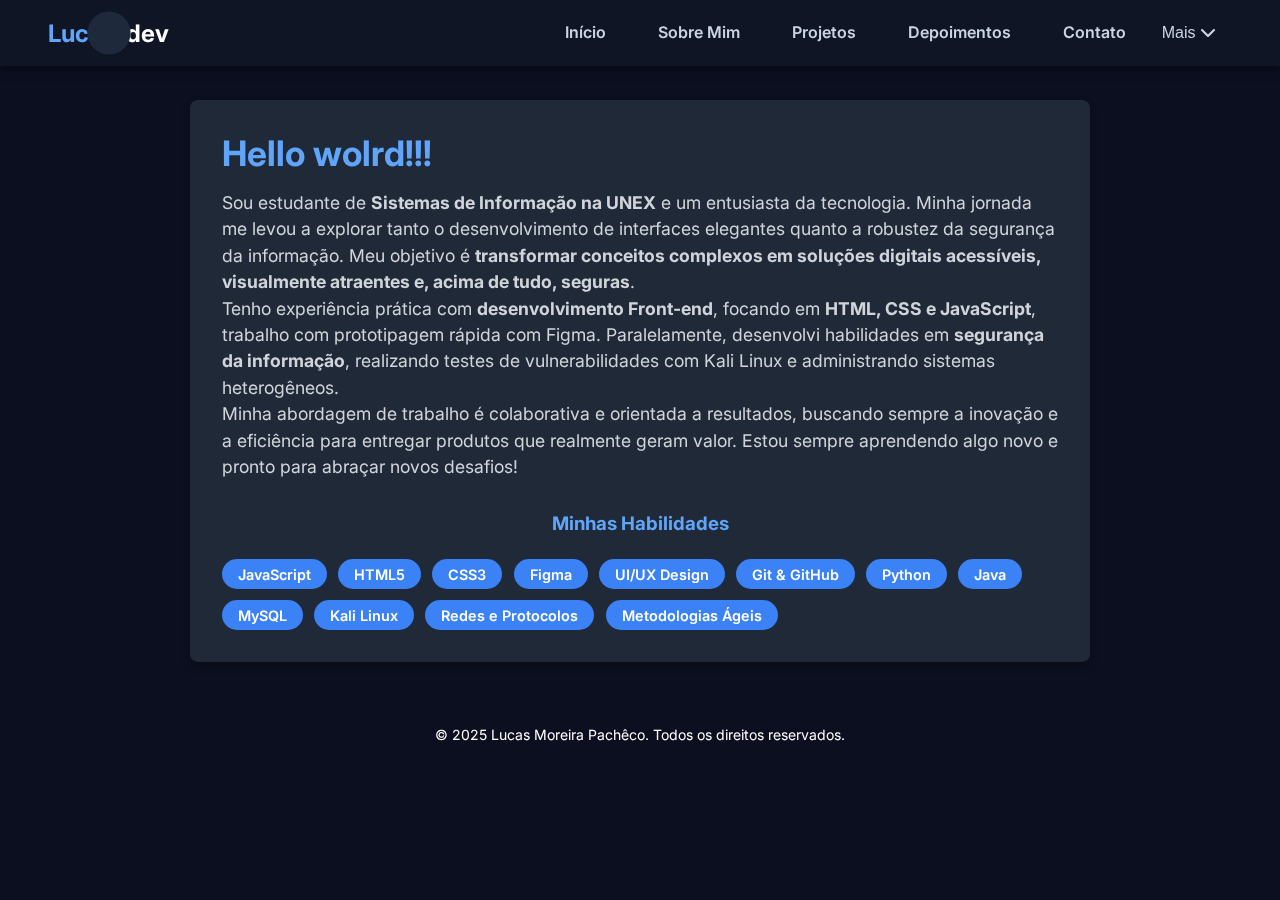
<file: sobreMin.html>
<!DOCTYPE html>
<html lang="pt-BR">
<head>
    <meta charset="UTF-8" />
    <meta name="viewport" content="width=device-width, initial-scale=1" />
    <title>Sobre Mim | Lucas Pachêco</title>
    <meta name="description" content="Termos de Serviço do portfólio de Lucas Pachêco." />
    <link href="https://fonts.googleapis.com/css2?family=Inter:wght@400;600;800&display=swap" rel="stylesheet" />
    <link rel="stylesheet" href="https://cdnjs.cloudflare.com/ajax/libs/font-awesome/6.5.0/css/all.min.css" />
    <link rel="stylesheet" href="style.css" />
    <link rel="shortcut icon" href="code.ico" class="icon" type="image/x-icon">
</head>
<body>

<header>
    <div class="logo">
            <svg class="logo-circle" viewBox="0 0 100 100">
                <circle cx="50" cy="50" r="45" />
            </svg>
            <a id="logo" href="index.html#hero">Lucas<span>.dev</span></a>
        </div>
    <div class="botao-menu-hamburguer">
        <button title="botao-menu" id="botao-menu" class="botao-menu">☰</button>
    </div>
    <div class="navbar">
        <nav class="navbarList">
            <a href="index.html#hero">Início</a>
            <a href="sobreMin.html">Sobre Mim</a>
            <a href="index.html#projects">Projetos</a>
            <a href="index.html#testimonials">Depoimentos</a>
            <a href="agenda.html">Contato</a>
            <div class="dropdown">
                <button class="dropbtn">Mais <i class="fas fa-chevron-down"></i></button>
                <div class="dropdown-content">
                    <a href="https://www.linkedin.com/in/lucas-moreira-pacheco-32537620b/">LinkedIn <span>Me acompanhe</span></a>
                    <a href="index.html#features">Serviços <span>O que eu ofereço</span></a>
                </div>
            </div>
        </nav>
    </div>
</header>

<main>
    <section id="about" aria-label="Sobre mim">
        <h2>Hello wolrd!!!</h2>
        <p>Sou estudante de <strong>Sistemas de Informação na UNEX</strong> e um entusiasta da tecnologia. Minha jornada me levou a explorar tanto o desenvolvimento de interfaces elegantes quanto a robustez da segurança da informação. Meu objetivo é <strong>transformar conceitos complexos em soluções digitais acessíveis, visualmente atraentes e, acima de tudo, seguras</strong>.</p>
        <p>Tenho experiência prática com <strong>desenvolvimento Front-end</strong>, focando em <strong>HTML, CSS e JavaScript</strong>, trabalho com prototipagem rápida com Figma. Paralelamente, desenvolvi habilidades em <strong>segurança da informação</strong>, realizando testes de vulnerabilidades com Kali Linux e administrando sistemas heterogêneos.</p>
        <p>Minha abordagem de trabalho é colaborativa e orientada a resultados, buscando sempre a inovação e a eficiência para entregar produtos que realmente geram valor. Estou sempre aprendendo algo novo e pronto para abraçar novos desafios!</p>

        <h3 style="color: #60a5fa; margin-top: 2rem; margin-bottom: 1rem; text-align: center;">Minhas Habilidades</h3>
        <div class="skills-list" aria-label="Lista de habilidades técnicas e ferramentas">
            <span class="skill">JavaScript</span>
            <span class="skill">HTML5</span>
            <span class="skill">CSS3</span>
            <span class="skill">Figma</span>
            <span class="skill">UI/UX Design</span>
            <span class="skill">Git & GitHub</span>
            <span class="skill">Python</span>
            <span class="skill">Java</span>
            <span class="skill">MySQL</span>
            <span class="skill">Kali Linux</span>
            <span class="skill">Redes e Protocolos</span>
            <span class="skill">Metodologias Ágeis</span>
        </div>
    </section>
<p class="text">&copy; 2025 Lucas Moreira Pachêco. Todos os direitos reservados.</p>
<script src="script2.js"></script>
</body>
</html>
</file>
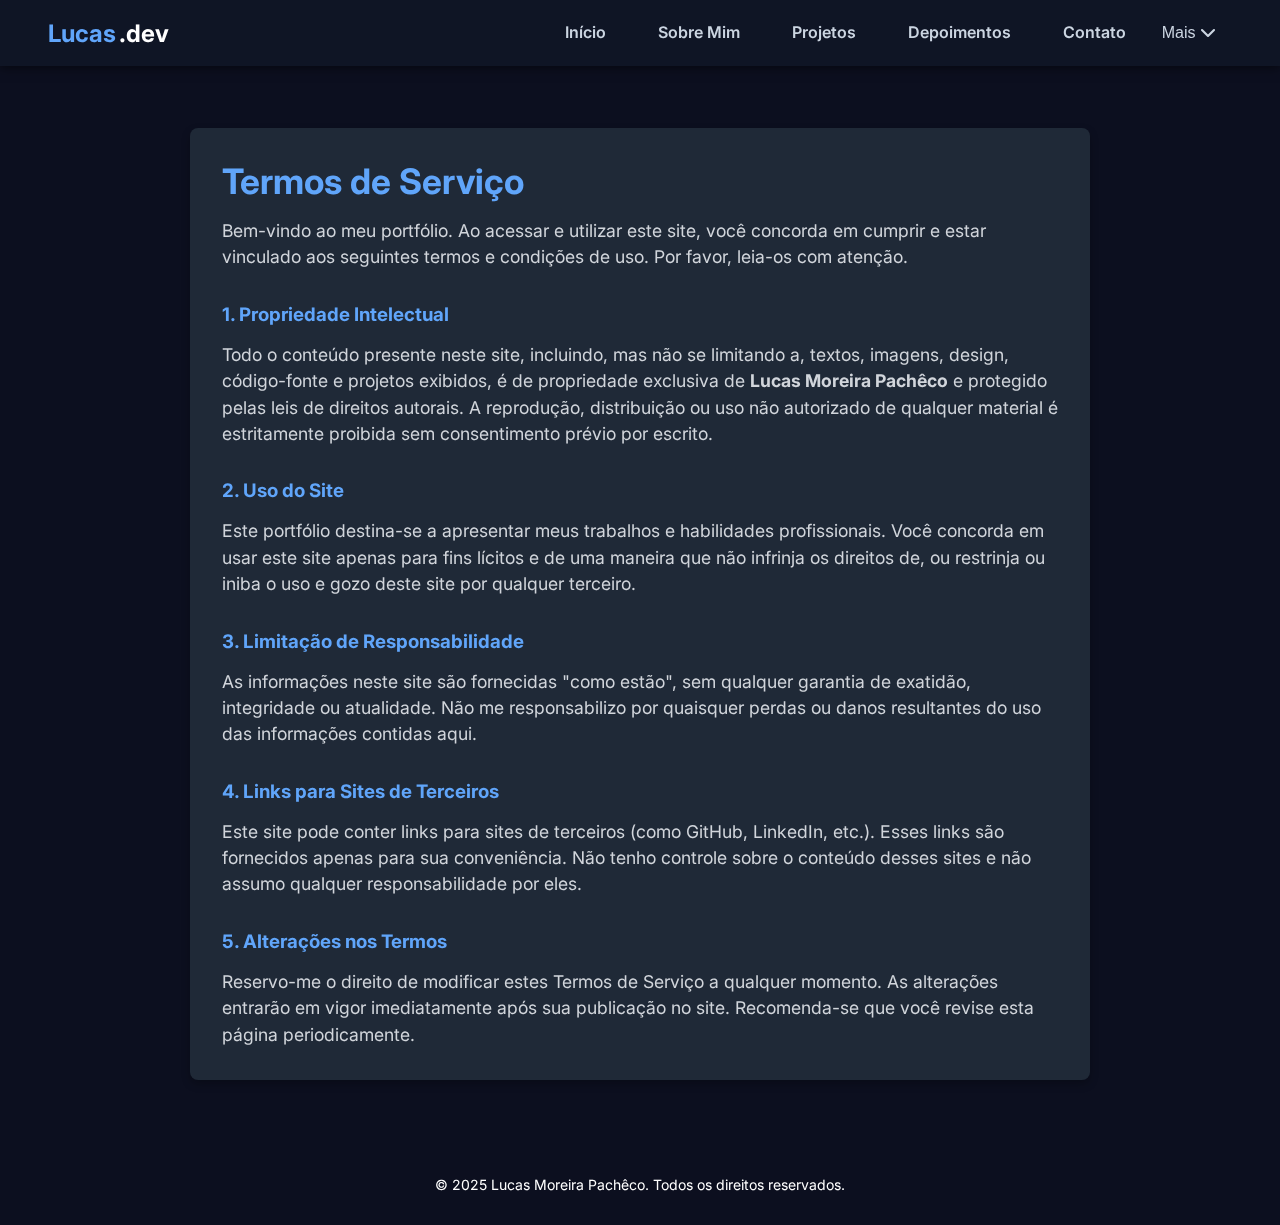
<file: termos.html>
<!DOCTYPE html>
<html lang="pt-BR">
<head>
    <meta charset="UTF-8" />
    <meta name="viewport" content="width=device-width, initial-scale=1" />
    <title>Termos de Serviço | Lucas Pachêco</title>
    <meta name="description" content="Termos de Serviço do portfólio de Lucas Pachêco." />
    <link href="https://fonts.googleapis.com/css2?family=Inter:wght@400;600;800&display=swap" rel="stylesheet" />
    <link rel="stylesheet" href="https://cdnjs.cloudflare.com/ajax/libs/font-awesome/6.5.0/css/all.min.css" />
    <link rel="stylesheet" href="style.css" />
    <link rel="shortcut icon" href="code.ico" class="icon" type="image/x-icon">
</head>
<body>

<header>
    <div class="logo"><a id="logo" href="index.html#hero">Lucas<span>.dev</span></a></div>
    <div class="botao-menu-hamburguer">
        <button title="botao-menu" id="botao-menu" class="botao-menu">☰</button>
    </div>
    <div class="navbar">
        <nav class="navbarList">
            <a href="index.html#hero">Início</a>
            <a href="sobreMin.html">Sobre Mim</a>
            <a href="index.html#projects">Projetos</a>
            <a href="index.html#testimonials">Depoimentos</a>
            <a href="agenda.html">Contato</a>
            <div class="dropdown">
                <button class="dropbtn">Mais <i class="fas fa-chevron-down"></i></button>
                <div class="dropdown-content">
                    <a href="https://www.linkedin.com/in/lucas-moreira-pacheco-32537620b/">LinkedIn <span>Me acompanhe</span></a>
                    <a href="index.html#features">Serviços <span>O que eu ofereço</span></a>
                </div>
            </div>
        </nav>
    </div>
</header>

<main>
    <section id="about" aria-label="Termos de Serviço" style="margin-top: 8rem;">
        <h2>Termos de Serviço</h2>
        <p>Bem-vindo ao meu portfólio. Ao acessar e utilizar este site, você concorda em cumprir e estar vinculado aos seguintes termos e condições de uso. Por favor, leia-os com atenção.</p>

        <h3 style="color: #60a5fa; margin-top: 2rem; margin-bottom: 1rem;">1. Propriedade Intelectual</h3>
        <p>Todo o conteúdo presente neste site, incluindo, mas não se limitando a, textos, imagens, design, código-fonte e projetos exibidos, é de propriedade exclusiva de <strong>Lucas Moreira Pachêco</strong> e protegido pelas leis de direitos autorais. A reprodução, distribuição ou uso não autorizado de qualquer material é estritamente proibida sem consentimento prévio por escrito.</p>

        <h3 style="color: #60a5fa; margin-top: 2rem; margin-bottom: 1rem;">2. Uso do Site</h3>
        <p>Este portfólio destina-se a apresentar meus trabalhos e habilidades profissionais. Você concorda em usar este site apenas para fins lícitos e de uma maneira que não infrinja os direitos de, ou restrinja ou iniba o uso e gozo deste site por qualquer terceiro.</p>

        <h3 style="color: #60a5fa; margin-top: 2rem; margin-bottom: 1rem;">3. Limitação de Responsabilidade</h3>
        <p>As informações neste site são fornecidas "como estão", sem qualquer garantia de exatidão, integridade ou atualidade. Não me responsabilizo por quaisquer perdas ou danos resultantes do uso das informações contidas aqui.</p>

        <h3 style="color: #60a5fa; margin-top: 2rem; margin-bottom: 1rem;">4. Links para Sites de Terceiros</h3>
        <p>Este site pode conter links para sites de terceiros (como GitHub, LinkedIn, etc.). Esses links são fornecidos apenas para sua conveniência. Não tenho controle sobre o conteúdo desses sites e não assumo qualquer responsabilidade por eles.</p>

        <h3 style="color: #60a5fa; margin-top: 2rem; margin-bottom: 1rem;">5. Alterações nos Termos</h3>
        <p>Reservo-me o direito de modificar estes Termos de Serviço a qualquer momento. As alterações entrarão em vigor imediatamente após sua publicação no site. Recomenda-se que você revise esta página periodicamente.</p>
    </section>
</main>
<p class="text" style="padding: 2rem; text-align: center;">&copy; 2025 Lucas Moreira Pachêco. Todos os direitos reservados.</p>

<script src="script2.js"></script>
</body>
</html>
</file>
<file: style.css>
* {
  margin: 0;
  padding: 0;
  box-sizing: border-box;
}
:root {
  --bg-dark: #0f172a;
  --text-light: #f1f5f9;
  --primary-blue: #3b82f6;
  --secondary-blue: #60a5fa; /* from hero/buttons */
  /* ... and so on */
}
body {
  font-family: 'Inter', sans-serif;
  padding: 0 1rem;
  background-color: var(--bg-dark);
  color: var(--text-light);
}
a{
  text-decoration:none;
}
.navbar {
    max-width: 1080px;
    margin: 0 auto;
    display: contents;
    align-items: center;
  justify-content: space-between;
  gap: 200px;
}



.logo-footer{
  width: 64px; height: 64px;
  border-radius: 50%;
  margin: auto;
  object-fit: cover;
  box-shadow: 0 0 15px #60a5faaa;
  border: 4px solid #60a5fa;
  transition: transform 0.3s ease;
  display: flex;
}
.logo-footer:hover {
  transform: scale(1.05);
}
.logo-footer img {
  width: 180%;
  height: auto;
  border-radius: 50%;
  object-fit: cover;
}

nav a {
  margin: 0 1rem;
  color: #cbd5e1;
  text-decoration: none;
  font-weight: 500;
}
nav a:hover {
  color: white;
}


.hero {
  text-align: center;
  padding: 4rem 1rem;
  max-width: 800px;
  margin: auto;
  position: relative;
}

.badge {
  background: transparent;
  color: #3b82f6;
  border: 1px solid #3b82f6;
  padding: 0.3rem 0.75rem;
  border-radius: 8px;
  margin-bottom: 1rem;
  font-weight: 600;
}

.hero h1 {
  font-size: 2.5rem;
  font-weight: 800;
  margin-bottom: 1rem;
  color: #e2e8f0;
}

.hero p {
  font-size: 1.125rem;
  color: #94a3b8;
  margin-bottom: 2rem;
}

.buttons .btn {
  margin: 0.5rem;
  padding: 0.75rem 1.5rem;
  border-radius: 0.5rem;
  font-size: 1rem;
  font-weight: 600;
  cursor: pointer;
  border: none;
}
.primary {
  background: linear-gradient(to right, #6366f1, #3b82f6);
  color: white;
}
.secondary {
  background: white;
  color: #1e293b;
}

.url-bar {
  background: #1e293b;
  margin: 2rem auto;
  border-radius: 0.5rem;
  padding: 0.5rem 1rem;
  max-width: 600px;
  display: flex;
  align-items: center;
  justify-content: flex-start;
}
.circles {
  display: flex;
  gap: 0.3rem;
  margin-right: 1rem;
}
.red, .yellow, .green {
  width: 12px;
  height: 12px;
  border-radius: 9999px;
}
.red { background: #f87171; }
.yellow { background: #facc15; }
.green { background: #4ade80; }

.url-bar p {
  color: #cbd5e1;
  font-size: 0.875rem;
}

.footer-badge {
  display: flex;
  justify-content: center;
  align-items: center;
  gap: 0.5rem;
}
.dropdown {
  position: relative;
  display: inline-block;
}

.dropbtn {
  background: transparent;
  color: #cbd5e1;
  font-weight: 500;
  border: none;
  cursor: pointer;
  padding: 0.5rem 1rem;
  font-size: 1rem;
}
.dropbtn:hover {
  color: white;
}

.dropdown-content {
  display: none;
  position: absolute;
  background-color: #1e293b;
  min-width: 280px;
  border: 1px solid #334155;
  border-radius: 0.5rem;
  box-shadow: 0 5px 20px rgba(0, 0, 0, 0.2);
  padding: 1rem;
  top: 2rem;
  z-index: 1000;
  left: -210px;
}

.dropdown-content a {
  color: #f1f5f9;
  padding: 0.5rem 0;
  text-decoration: none;
  display: block;
}
.dropdown-content a span {
  font-size: 0.875rem;
  color: #94a3b8;
}

.dropdown:hover .dropdown-content {
  display: block;
}
/* Container geral da seção */
.preview-section {
  padding: 4rem 1rem;
  display: flex;
  justify-content: center;
  background-color: #0f172a;
}

/* Janela de preview */
.preview-window {
  position: relative;
  width: 100%;
  max-width: 800px;
  background: rgba(15, 23, 42, 0.8);
  border-radius: 1rem;
  overflow: hidden;
  box-shadow: 0 8px 24px rgba(0, 0, 0, 0.4);
}

/* Borda superior com gradiente */
.preview-window::before {
  content: "";
  position: absolute;
  top: 0;
  left: 0;
  width: 100%;
  height: 6px;
  background: linear-gradient(90deg, #6366f1 0%, #3b82f6 100%);
}

/* Barra de controle (círculos) */
.window-top {
  display: flex;
  gap: 0.5rem;
  padding: 0.75rem 1rem;
}

.circle {
  width: 12px;
  height: 12px;
  border-radius: 50%;
  display: inline-block;
}
.red    { background: #f87171; }
.yellow { background: #facc15; }
.green  { background: #4ade80; }

/* Conteúdo interno */
.window-content {
  padding: 2rem 1.5rem 3rem;
  text-align: center;
  color: #e2e8f0;
}

/* Esfera com glow e iniciais */
.logo-sphere {
  display: inline-flex;
  align-items: center;
  justify-content: center;
  width: 80px;
  height: 80px;
  margin: 0 auto 1.5rem;
  background: radial-gradient(circle at center, #4f46e5 0%, #6366f1 80%);
  border-radius: 50%;
  color: white;
  font-size: 1.25rem;
  font-weight: bold;
  box-shadow: 0 0 20px rgba(99, 102, 241, 0.7);
}

/* Título e texto */
.window-content h2 {
  font-size: 1.875rem;
  margin-bottom: 0.75rem;
}
.window-content p {
  font-size: 1rem;
  color: #94a3b8;
  margin-bottom: 1.5rem;
}

/* Botão primário */
.btn.primary {
  background: linear-gradient(90deg, #6366f1, #3b82f6);
  color: white;
  padding: 0.75rem 1.5rem;
  border: none;
  border-radius: 0.5rem;
  font-size: 1rem;
  font-weight: 600;
  cursor: pointer;
}
.btn-primary:hover {
    background: #3b82f6;
    color: white;
    transition: ease-in-out 0.1s;
}
.features-section {
  padding: 4rem 1rem;
  background-color: #0f172a;
  color: #e2e8f0;
  text-align: center;
}

.features-header .pill {
  background: transparent;
  border: 1px solid #3b82f6;
  color: #3b82f6;
  padding: 0.3rem 0.75rem;
  border-radius: 999px;
  font-weight: 600;
  margin-bottom: 1rem;
  cursor: default;
  margin-top: auto;
}
.features-header .pill.selected {
  background-color: #1e293b;
}

.features-header .title {
  font-size: 2rem;
  font-weight: 700;
  margin-bottom: 0.5rem;
  color: white;
}
.features-header .subtitle {
  color: #94a3b8;
  font-size: 1rem;
  max-width: 640px;
  margin: 0 auto 1.5rem;
}

.tab-menu {
  display: flex;
  justify-content: center;
  gap: 0.75rem;
  margin-bottom: 2rem;
}
.tab {
  padding: 0.5rem 1rem;
  background: transparent;
  border: 1px solid #334155;
  border-radius: 0.5rem;
  color: #94a3b8;
  font-weight: 500;
  cursor: pointer;
  transition: all 0.2s ease;
}
.tab.active {
  background: white;
  color: #0f172a;
}

.features-grid {
  display: grid;
  grid-template-columns: repeat(auto-fit, minmax(120px, 1fr));
  gap: 1.5rem;
  margin-top: 2rem;
  color: #3b82f6;
}
.feature-card .icon {
    font-size: 2rem;
    margin-bottom: 1rem;
    background: #0f172a;
}

.icon{
  background-color: #f1f5f9;
}
.feature-card {
  background-color: #0f172a;
  border: 1px solid #1e293b;
  border-radius: 0.75rem;
  padding: 1.5rem;
  text-align: left;
  transition: border 0.3s ease, transform 0.3s ease;
}
.feature-card:hover {
  border-color: #3b82f6;
  transform: translateY(-4px);
}

.feature-card .icon {
  font-size: 2rem;
  margin-bottom: 1rem;
}
.feature-card h3 {
    display: flex;
    font-size: 1.125rem;
    font-weight: 600;
    margin-bottom: 0.5rem;
    color: white;
}
.feature-card p {
  color: #94a3b8;
  font-size: 0.95rem;
}
.testimonials-section {
  padding: 4rem 1rem;
  background-color: #0f172a;
  color: #e2e8f0;
  text-align: center;
}

.testimonials-header .pill {
  background: transparent;
  border: 1px solid #3b82f6;
  color: #3b82f6;
  padding: 0.3rem 0.75rem;
  border-radius: 999px;
  font-weight: 600;
  margin-bottom: 1rem;
  cursor: default;
}

.testimonials-header h2 {
  font-size: 2rem;
  font-weight: 700;
  color: white;
  margin-bottom: 0.5rem;
}

.testimonials-header p {
  color: #94a3b8;
  font-size: 1rem;
  max-width: 640px;
  margin: 0 auto 2rem;
}

.testimonials-grid {
  display: grid;
  grid-template-columns: repeat(auto-fit, minmax(260px, 1fr));
  gap: 1.5rem;
}

.testimonial-card {
  background-color: #0f172a;
  border: 1px solid #1e293b;
  border-radius: 0.75rem;
  padding: 1.5rem;
  text-align: left;
  transition: border 0.3s ease, transform 0.3s ease;
}
.testimonial-card:hover {
  border-color: #3b82f6;
  transform: translateY(-4px);
}

.user-info {
  display: flex;
  align-items: center;
  justify-content: space-between;
  gap: 1rem;
  margin-bottom: 1rem;
}

.avatar {
  width: 48px;
  height: 48px;
  border-radius: 50%;
  object-fit: cover;
}

.user-info div {
  flex: 1;
}
.user-info .role {
  color: #94a3b8;
  font-size: 0.85rem;
}
.stars {
  color: #3b82f6;
  font-size: 1.1rem;
}

.comment {
  color: #cbd5e1;
  font-size: 0.95rem;
  line-height: 1.4;
}
/* CTA Section */
.cta-section {
  padding: 4rem 1rem;
  text-align: center;
  background-color: #0f172a;
  color: white;
}
.cta-section .cta-pill {
  background-color: transparent;
  border: 1px solid #3b82f6;
  border-radius: 999px;
  padding: 0.3rem 1rem;
  color: #3b82f6;
  margin-bottom: 1rem;
  font-weight: 600;
}
.cta-section h2 {
  font-size: 2rem;
  margin-bottom: 0.5rem;
}
.cta-section p {
  color: #94a3b8;
  max-width: 600px;
  margin: 0 auto 2rem;
}
.cta-buttons {
  display: flex;
  justify-content: center;
  gap: 1rem;
}
.btn.primary {
    background: linear-gradient(90deg, #6366f1, #3b82f6);
    color: white;
    padding: 0.75rem 1.5rem;
    border: none;
    border-radius: 0.5rem;
    font-size: 1rem;
    font-weight: 600;
    cursor: pointer;
}
.btn-primary:hover {
  background: linear-gradient(to right, #3b82f6, #6366f1);
}
.btn-outline{
  background: transparent;
  color: #3b82f6;
  border: 1px solid #3b82f6;
  padding: 0.75rem 1.5rem;
  border-radius: 3rem;
  font-size: 1rem;
  font-weight: 600;
  cursor: pointer;
  transition: filter 0.2s ease, transform 0.2s ease;
}
.btn-outline:hover {
  background: #3b82f6;
  color: white;
  transition: ease-in-out 0.1s;
}

/* Footer */
.footer {
  background-color: #0f172a;
  color: #94a3b8;
  padding: 3rem 1rem;
  margin-bottom: 0;
}
.footer-container {
  max-width: 1200px;
  margin:  auto;
  display: flex;
  flex-wrap: wrap;
  gap: 3rem;
  justify-content: space-between;
  margin-bottom: 0;
}
.footer-brand {
  max-width: 300px;
}

.footer-columns{
  text-align: left;
}
.footer-brand h3 {
  color: white;
  margin: 0.25rem 0;
}
.social-icons a {
  margin-right: 1rem;
  font-size: 1.2rem;
  color: #cbd5e1;
}
.footer-columns {
  display: flex;
  flex-wrap: wrap;
  gap: 3rem;
}
.footer-columns h4 {
  color: white;
  margin-bottom: 0.75rem;
}
.footer-columns ul {
  list-style: none;
  padding: 0;
}
.footer-columns ul li a {
  text-decoration: none;
  color: #94a3b8;
  display: block;
  margin-bottom: 0.5rem;
}
.footer-columns ul li a:hover {
  color: #3b82f6;
}
.text{
    color: white;
    font-size: 0.875rem;
    margin-top: 4rem;
    text-align: left;
    align-items: start;
    display: flex;
    justify-self: center;
}
/* Reset e base */
  *, *::before, *::after {
    box-sizing: border-box;
  }
  body {
    margin: 0; font-family: 'Inter', sans-serif;
    background: #0c0f1f;
    color: #d1d5db;
    scroll-behavior: smooth;
  }
  a {
    color: #60a5fa; text-decoration: none;
  }
  /* Header */
  header {
    position: fixed;
    top: 0; left: 0; right: 0;
    background: #121624cc;
    -webkit-backdrop-filter: saturate(180%) blur(20px);
    backdrop-filter: saturate(180%) blur(20px);
    z-index: 1000;
    padding: 1rem 2rem;
    display: flex; justify-content: space-between; align-items: center;
    padding: 1rem 3rem;
    z-index: 1000;
    box-shadow: 0 2px 10px rgba(0,0,0,0.5);
  }
  
  nav a {
    margin-left: 2rem;
    font-weight: 600;
    font-size: 1rem;
    transition: color 0.3s;
  }
  nav a:hover {
    color: #8ab4f8;
  }
  /* Hero */
  main.hero {
    padding: 100px 2rem 80px; /* para header fixo */
    text-align: center;
    max-width: 900px;
    margin: 0 auto;
  }
  main.hero h1 {
    font-size: 3rem;
    font-weight: 800;
    margin-bottom: 1rem;
    color: #8ab4f8;
  }
  main.hero p {
    font-size: 1.3rem;
    line-height: 1.6;
    margin-bottom: 2rem;
    color: #cbd5e1;
  }
  .btn-primary {
    background-color: #60a5fa;
    border: none;
    color: white;
    padding: 1rem 2.5rem;
    border-radius: 9999px;
    font-size: 1.1rem;
    cursor: pointer;
    transition: background-color 0.3s ease;
  }
  /* Avatar circular */
  .hero-avatar {
    width: 128px;
    border-radius:20rem;
    object-fit: cover;
    margin: 2rem auto 3rem;
    box-shadow: 0 0 15px #60a5faaa;
    border: 4px solid #60a5fa;
    transition: transform 0.3s ease;
  }

  /* Sobre */
  section#about {
    max-width: 900px;
    margin-top: 200px;
    padding: 2rem;
    background: #1f2937;
    border-radius: 8px;
    box-shadow: 0 4px 8px rgb(0 0 0 / 0.25);
  }
  section#about h2 {
    font-size: 2.2rem;
    color: #60a5fa;
  }
  section#about p {
    font-size: 1.1rem;
    line-height: 1.5;
    color: #d1d5db;
  }
  /* Skills */
  .skills-list {
    margin-top: 1.5rem;
    display: flex;
    flex-wrap: wrap;
    gap: 0.7rem;
  }
  .skill {
    background: #3b82f6;
    color: white;
    padding: 0.4rem 1rem;
    border-radius: 9999px;
    font-weight: 600;
    font-size: 0.9rem;
  }
/* Projects Section adaptations for carousel */
section#projects {
    max-width: 1920px;
    margin: 0 auto 4rem;
    padding: 0;
    /* Removed display: grid; from here */
}

section#projects h2 {
    font-size: 2.2rem;
    color: #60a5fa;
    margin-bottom: 2rem;
    text-align: center;
    margin-top: 20px;
}

.carousel-wrapper {
    position: relative;
    display: flex; /* Use flexbox to align carousel and buttons */
    align-items: center; /* Center buttons vertically */
    gap: 1rem; /* Space between buttons and carousel */
}

.projects-carousel {
    display: flex; /* Makes project cards align in a row */
    overflow-x: scroll; /* Enables horizontal scrolling */
    scroll-snap-type: x mandatory; /* Snaps to cards when scrolling */
    -webkit-overflow-scrolling: touch; /* Improves scrolling on iOS */
    gap: 1.5rem; /* Space between project cards */
    padding-bottom: 1rem; /* Add some padding if scrollbar is visible */
    scrollbar-width: none; /* Hide scrollbar for Firefox */
    -ms-overflow-style: none; /* Hide scrollbar for IE/Edge */
}

.projects-carousel::-webkit-scrollbar {
    display: none; /* Hide scrollbar for Chrome, Safari, Opera */
}

.project-card {
    flex: 0 0 300px; /* Important: Make cards a fixed width and prevent shrinking */
    scroll-snap-align: start; /* Snap to the start of each card */
    background: #102441;
    border-radius: 8px;
    padding: 1.5rem;
    box-shadow: 0 6px 15px rgb(0 0 0 / 0.35);
    transition: transform 0.3s ease;
    display: flex; /* Added for vertical layout of card content */
    flex-direction: column; /* Organize content vertically */
}

.project-card:hover {
    transform: translateY(-5px);
}

.project-thumbnail {
    width: 100%;
    height: 180px; /* Fixed height for thumbnails */
    object-fit: cover;
    border-radius: 6px;
    margin-bottom: 1rem;
    border: 1px solid #3b82f6;
}

.project-card h3 {
    margin-top: 0;
    margin-bottom: 0.7rem;
    color: #60a5fa;
}

.project-card p {
    color: #cbd5e1;
    font-size: 1rem;
    margin-bottom: 1rem;
    flex-grow: 1; /* Allows paragraph to take available space */
}

.project-links {
    margin-top: auto; /* Pushes links to the bottom of the card */
}

.project-links a {
    margin-right: 1rem;
    color: #8ab4f8;
    font-weight: 600;
    display: inline-flex;
    align-items: center;
    gap: 0.4rem;
}



.carousel-button {
    background: rgba(96, 165, 250, 0.7); /* Slightly transparent blue */
    border: none;
    color: white;
    font-size: 2rem;
    padding: 0.5rem 0.8rem;
    border-radius: 50%; /* Circular buttons */
    cursor: pointer;
    z-index: 10;
    transition: background-color 0.3s ease;
    flex-shrink: 0; /* Prevent buttons from shrinking */
}

.carousel-button:hover {
    background: #60a5fa;
}


/* Responsive adjustments */
@media (max-width: 900px) {
    .projects-carousel {
        /* On smaller screens, allow more cards to show or adjust width if needed */
        justify-content: flex-start; /* Align items to start */
    }
    .project-card {
        flex: 0 0 calc(100% - 2rem); /* Make cards almost full width on small screens, accounting for gap */
    }
    .dropdown-content{
      left: auto;
    }
    .carousel-button {
        padding: 0.3rem 0.6rem;
        font-size: 1.5rem;
    }
}
  /* Depoimentos */
  section#testimonials {
    max-width: 1920px;
    padding: 2rem;
    background: #0f172a;
    border-radius: 8px;
    box-shadow: 0 4px 8px rgb(0 0 0 / 0.25);
    align-items: center;
    align-content: center;
    align-self: center;
    text-align: center;
    justify-content: center;
    justify-self: normal;
}

  section#testimonials h2 {
    font-size: 2.2rem;
    color: #60a5fa;
    margin-bottom: 1rem;
    text-align: center;
  }
  .testimonial {
    background: #0c0f1f;
    padding: 1.2rem;
    border-radius: 6px;
    margin-bottom: 1rem;
    box-shadow: 0 2px 6px rgb(0 0 0 / 0.5);
  }
  .testimonial p {
    font-style: italic;
    color: #cbd5e1;
  }
  .testimonial strong {
    display: block;
    margin-top: 0.7rem;
    color: #60a5fa;
  }
  /* Contato */
  section#contact {
    max-width: 900px;
    margin: 0 auto 4rem;
    padding: 2rem;
    background: #1f2937;
    border-radius: 8px;
    box-shadow: 0 4px 8px rgb(0 0 0 / 0.25);
  }
  section#contact h2 {
    font-size: 2.2rem;
    color: #60a5fa;
    margin-bottom: 1rem;
    text-align: center;
  }
  form {
    display: flex;
    flex-direction: column;
    gap: 1rem;
    max-width: 600px;
    margin: 0 auto;
  }
  input, textarea {
    padding: 0.8rem;
    border-radius: 6px;
    border: none;
    font-size: 1rem;
    resize: vertical;
  }
  input:focus, textarea:focus {
    outline: 2px solid #60a5fa;
  }
  button[type="submit"] {
    background: #60a5fa;
    color: white;
    font-weight: 700;
    border: none;
    padding: 1rem;
    border-radius: 9999px;
    cursor: pointer;
    transition: background-color 0.3s ease;
  }
  button[type="submit"]:hover {
    background: #3b82f6;
  }
  /* Footer */
  footer {
    text-align: center;
    padding: 2rem;
    background: #121624;
    color: #94a3b8;
    font-size: 0.9rem;
  }
  footer .social-links a {
    margin: 0 0.7rem;
    color: #60a5fa;
    font-size: 1.4rem;
  }
  footer .social-links a:hover {
    color: #8ab4f8;
  }
  /* Responsivo */
  @media (max-width: 900px) {
    header {
      flex-direction: column;
      gap: 1rem;
    }
    nav a {
      margin-left: 1rem;
      font-size: 0.9rem;
    }
  }
  /* Reset e base */
*, *::before, *::after {
    box-sizing: border-box;
}
body {
    margin: 0; font-family: 'Inter', sans-serif;
    background: #0c0f1f;
    color: #d1d5db;
    scroll-behavior: smooth;
}
a {
    color: #60a5fa; text-decoration: none;
}

/* Header */
header {
    position: fixed;
    top: 0; left: 0; right: 0;
    background: #121624cc;
    -webkit-backdrop-filter: saturate(180%) blur(20px);
    backdrop-filter: saturate(180%) blur(20px);
    z-index: 1000;
    padding: 1rem 2rem;
    display: flex; justify-content: space-between; align-items: center;
    padding: 1rem 3rem;
    z-index: 1000;
    box-shadow: 0 2px 10px rgba(0,0,0,0.5);
}

nav a {
    margin-left: 2rem;
    font-weight: 600;
    font-size: 1rem;
    transition: color 0.3s;
}
nav a:hover {
    color: #8ab4f8;
}
/* Hero */
main.hero {
    padding: 100px 2rem 80px; /* para header fixo */
    text-align: center;
    max-width: 900px;
    margin: 0 auto;
}
main.hero h1 {
    font-size: 3rem;
    font-weight: 800;
    margin-bottom: 1rem;
    color: #8ab4f8;
}
main.hero p {
    font-size: 1.3rem;
    line-height: 1.6;
    margin-bottom: 2rem;
    color: #cbd5e1;
}
.hero-actions { /* Novo estilo para os botões do hero */
    display: flex;
    justify-content: center;
    gap: 1rem;
    margin-top: 2rem;
}
.btn-primary {
    background-color: #60a5fa;
    border: none;
    color: white;
    padding: 1rem 2.5rem;
    border-radius: 9999px;
    font-size: 1.1rem;
    cursor: pointer;
    transition: background-color 0.3s ease;
    display: inline-flex;
    align-items: center;
    gap: 0.5rem;
}
.btn-primary:hover {
    background: #3b82f6;
    color: white;
    transition: ease-in-out 0.1s;
}
.btn-secondary {
    background-color: transparent;
    border: 2px solid #60a5fa;
    color: #60a5fa;
    padding: 1rem 2.5rem;
    border-radius: 9999px;
    font-size: 1.1rem;
    cursor: pointer;
    transition: all 0.3s ease;
    display: inline-flex;
    align-items: center;
    gap: 0.5rem;
}
.btn-secondary:hover {
    background: #3b82f6;
    color: white;
    transition: ease-in-out 0.1s;
}
/* Avatar circular */

/* Sobre */
section#about {
    max-width: 900px;
    margin: 100px auto   20px;
    padding: 2rem;
    background: #1f2937;
    border-radius: 8px;
    box-shadow: 0 4px 8px rgb(0 0 0 / 0.25);
}
section#about h2 {
    font-size: 2.2rem;
    margin-bottom: 1rem;
    color: #60a5fa;
}
section#about p {
    font-size: 1.1rem;
    line-height: 1.5;
    color: #d1d5db;
}
/* Skills */
.skills-list {
    margin-top: 1.5rem;
    display: flex;
    flex-wrap: wrap;
    gap: 0.7rem;
}
.skill {
    background: #3b82f6;
    color: white;
    padding: 0.4rem 1rem;
    border-radius: 9999px;
    font-weight: 600;
    font-size: 0.9rem;
}
/* Projects Section adaptations for carousel */
section#projects {
    max-width: 1920px;
    margin: 0 auto 4rem;
    padding: 0 2rem;
    /* Removed display: grid; from here */
}

section#projects h2 {
    font-size: 2.2rem;
    color: #60a5fa;
    margin-bottom: 2rem;
    text-align: center;
    margin-top: 20px;
}

.carousel-wrapper {
    position: relative;
    display: flex; /* Use flexbox to align carousel and buttons */
    align-items: center; /* Center buttons vertically */
    gap: 1rem; /* Space between buttons and carousel */
}

.projects-carousel {
    display: flex; /* Makes project cards align in a row */
    overflow-x: scroll; /* Enables horizontal scrolling */
    scroll-snap-type: x mandatory; /* Snaps to cards when scrolling */
    -webkit-overflow-scrolling: touch; /* Improves scrolling on iOS */
    gap: 1.5rem; /* Space between project cards */
    padding-bottom: 1rem; /* Add some padding if scrollbar is visible */
    scrollbar-width: none; /* Hide scrollbar for Firefox */
    -ms-overflow-style: none; /* Hide scrollbar for IE/Edge */
}

.projects-carousel::-webkit-scrollbar {
    display: none; /* Hide scrollbar for Chrome, Safari, Opera */
}

.project-card {
    flex: 0 0 300px; /* Important: Make cards a fixed width and prevent shrinking */
    scroll-snap-align: start; /* Snap to the start of each card */
    background: #102441;
    border-radius: 8px;
    padding: 1.5rem;
    box-shadow: 0 6px 15px rgb(0 0 0 / 0.35);
    transition: transform 0.3s ease;
    display: flex; /* Added for vertical layout of card content */
    flex-direction: column; /* Organize content vertically */
    margin: 30px;
}

.project-card:hover {
    transform: translateY(-5px);
}

.project-thumbnail {
    width: 100%;
    height: 180px; /* Fixed height for thumbnails */
    object-fit: cover;
    border-radius: 6px;
    margin-bottom: 1rem;
    border: 1px solid #3b82f6;
}

.project-card h3 {
    margin-top: 0;
    margin-bottom: 0.7rem;
    color: #60a5fa;
}

.project-card p {
    color: #cbd5e1;
    font-size: 1rem;
    margin-bottom: 1rem;
    flex-grow: 1; /* Allows paragraph to take available space */
}

.project-links {
    margin-top: auto; /* Pushes links to the bottom of the card */
}

.project-links a {
    margin-right: 1rem;
    color: #8ab4f8;
    font-weight: 600;
    display: inline-flex;
    align-items: center;
    gap: 0.4rem;
}

.project-links a:hover {
    text-decoration: underline;
}

.carousel-button {
    background: rgba(96, 165, 250, 0.7); /* Slightly transparent blue */
    border: none;
    color: white;
    font-size: 2rem;
    padding: 0.5rem 0.8rem;
    border-radius: 50%; /* Circular buttons */
    cursor: pointer;
    z-index: 10;
    transition: background-color 0.3s ease;
    flex-shrink: 0; /* Prevent buttons from shrinking */
}

.carousel-button:hover {
    background: #60a5fa;
}

/* Responsive adjustments */
@media (max-width: 900px) {
    .projects-carousel {
        /* On smaller screens, allow more cards to show or adjust width if needed */
        justify-content: flex-start; /* Align items to start */
    }
    .project-card {
        flex: 0 0 calc(100% - 2rem); /* Make cards almost full width on small screens, accounting for gap */
    }
    .features-grid{
      display: inline;
    }
    .carousel-button {
        padding: 0.3rem 0.6rem;
        font-size: 1.5rem;
    }
}

.testimonial {
    background: #0c0f1f;
    padding: 1.2rem;
    border-radius: 6px;
    margin-bottom: 1rem;
    box-shadow: 0 2px 6px rgb(0 0 0 / 0.5);
    display: flex;
    flex-direction: column;
}
.testimonial p {
    font-style: italic;
    color: #cbd5e1;
    flex-grow: 1; /* Permite que o parágrafo ocupe o espaço */
}
.testimonial strong {
    display: block;
    margin-top: 0.7rem;
    color: #60a5fa;
}
.testimonial-author { /* Novo estilo para autor e cargo */
    display: flex;
    align-items: center;
    gap: 0.75rem;
    margin-top: 1rem;
}
.testimonial-author img {
    width: 48px;
    height: 48px;
    border-radius: 50%;
    object-fit: cover;
    border: 2px solid #60a5fa;
}
.author-info span {
    display: block;
    font-size: 0.9rem;
    color: #94a3b8;
}
/* Contato */
section#contact {
    max-width: 900px;
    margin: 0 auto 4rem;
    padding: 2rem;
    background: #1f2937;
    border-radius: 8px;
    box-shadow: 0 4px 8px rgb(0 0 0 / 0.25);
}
section#contact h2 {
    font-size: 2.2rem;
    color: #60a5fa;
    margin-bottom: 1rem;
    text-align: center;
}
form {
    display: flex;
    flex-direction: column;
    gap: 1rem;
    max-width: 600px;
    margin: 0 auto;
}
input, textarea {
    padding: 0.8rem;
    border-radius: 6px;
    border: none;
    font-size: 1rem;
    resize: vertical;
    background-color: #2c3a4d; /* Cor de fundo mais escura para inputs */
    color: #d1d5db;
}
input::placeholder, textarea::placeholder {
    color: #94a3b8;
}
input:focus, textarea:focus {
    outline: 2px solid #60a5fa;
    box-shadow: 0 0 0 3px rgba(96, 165, 250, 0.3);
}
button[type="submit"] {
    background: #60a5fa;
    color: white;
    font-weight: 700;
    border: none;
    padding: 1rem;
    border-radius: 9999px;
    cursor: pointer;
    transition: background-color 0.3s ease;
}
button[type="submit"]:hover {
    background: #3b82f6;
}
/* Footer */
footer {
    text-align: center;
    padding: 2rem;
    background: #121624;
    color: #94a3b8;
    font-size: 0.9rem;
}
footer .social-links a {
    margin: 0 0.7rem;
    color: #60a5fa;
    font-size: 1.4rem;
}
footer .social-links a:hover {
    color: #8ab4f8;
}

/* Responsivo */
@media (max-width: 900px) {
    header {
        flex-direction: column;
        gap: 1rem;
        padding: 1rem 1rem; /* Ajuste para mobile */
    }
    nav a {
        margin-left: 0.8rem;
        font-size: 0.9rem;
    }
    main.hero h1 {
        font-size: 1.5rem;
        text-align: center;
    }
    main.hero p {
        font-size: 0.8rem;
        text-align: justify;
    }
    .window-content p{
      text-align: justify;
    }
    .features-header .subtitle{
      text-align: justify;
    }
    .user-info {
    display: grid;
    }
    .cta-section p {
      text-align: justify;
    }
    .footer-brand {
    max-width: 300px;
    text-align: center;
    align-items: center;
    align-content: center;
    align-self: center;
    justify-content: center;
    justify-items: center;
    justify-self: center;
    display: flow;
    margin: auto;
    }
  .footer-columns {
  display: flex;
  gap: 3rem;
  text-align: left;
  align-items: flex-start;
  align-content: flex-start;
  align-self: center;
  justify-content: center;
  justify-items: center;
  justify-self: center;
  margin: 51px;
  }
  .footer-container {
  max-width: 1200px;
  margin: auto;
  display: block;
  flex-wrap: wrap;
  gap: 3rem;
  justify-content: space-between;
  margin-bottom: auto;
  } 
    .testimonials-header p {
      text-align: justify;
    }

    .hero-actions {
        flex-direction: column; /* Botões empilhados em mobile */
        gap: 0.8rem;
    }
    .btn-primary, .btn-secondary {
        width: 100%;
        margin-left: 0;
        align-self: anchor-center;
    }
}
.swiper-pagination-bullet{border: 1px solid #1da1f2;}.swiper-pagination-bullet-active{background:#173548}
img:not([draggable]), embed, object, video {
    max-width: 100%;
    height: auto;
}

.swiper-container {
    margin-left: auto;
    margin-right: auto;
    position: relative;
    overflow: hidden;
    z-index: 1
}

.swiper-container-no-flexbox .swiper-slide {
    float: left
}

.swiper-container-vertical>.swiper-wrapper {
    -webkit-box-orient: vertical;
    -ms-flex-direction: column;
    flex-direction: column
}

.swiper-wrapper {
    position: relative;
    width: 100%;
    height: 100%;
    margin-top: 12px;
    z-index: 1;
    display: -webkit-box;
    display: -ms-flexbox;
    display: flex;
    -webkit-transition-property: -webkit-transform;
    transition-property: -webkit-transform;
    transition-property: transform;
    transition-property: transform, -webkit-transform;
    box-sizing: content-box
}

.swiper-container-android .swiper-slide,
.swiper-wrapper {
    -webkit-transform: translate3d(0, 0, 0);
    transform: translate3d(0, 0, 0)
}

.swiper-container-multirow>.swiper-wrapper {
    -webkit-box-lines: multiple;
    -moz-box-lines: multiple;
    -ms-flex-wrap: wrap;
    flex-wrap: wrap
}

.swiper-container-free-mode>.swiper-wrapper {
    -webkit-transition-timing-function: ease-out;
    transition-timing-function: ease-out;
    margin: 0 auto
}

.swiper-slide {
    flex-shrink: 0;
    max-width: 512px;
    max-height: 512px;
    transition-property: transform;
    display: block;
}

.swiper-container-autoheight,
.swiper-container-autoheight .swiper-slide {
    height: auto
}

.swiper-container-autoheight .swiper-wrapper {
    -webkit-box-align: start;
    -ms-flex-align: start;
    align-items: flex-start;
    -webkit-transition-property: -webkit-transform, height;
    -webkit-transition-property: height, -webkit-transform;
    transition-property: height, -webkit-transform;
    transition-property: transform, height;
    transition-property: transform, height, -webkit-transform
}

.swiper-container .swiper-notification {
    position: absolute;
    left: 0;
    top: 0;
    pointer-events: none;
    opacity: 0;
    z-index: -1000
}

.swiper-wp8-horizontal {
    -ms-touch-action: pan-y;
    touch-action: pan-y
}

.swiper-wp8-vertical {
    -ms-touch-action: pan-x;
    touch-action: pan-x
}

.swiper-button-next,
.swiper-button-prev {
    position: absolute;
    top: 50%;
    width: 27px;
    height: 44px;
    margin-top: -22px;
    z-index: 10;
    cursor: pointer;
    background-size: 27px 44px;
    background-position: center;
    background-repeat: no-repeat
}

.swiper-button-next.swiper-button-disabled,
.swiper-button-prev.swiper-button-disabled {
    opacity: .35;
    cursor: auto;
    pointer-events: none
}

.swiper-button-prev,
.swiper-container-rtl .swiper-button-next {
    background-image: url("data:image/svg+xml;charset=utf-8,%3Csvg%20xmlns%3D'http%3A%2F%2Fwww.w3.org%2F2000%2Fsvg'%20viewBox%3D'0%200%2027%2044'%3E%3Cpath%20d%3D'M0%2C22L22%2C0l2.1%2C2.1L4.2%2C22l19.9%2C19.9L22%2C44L0%2C22L0%2C22L0%2C22z'%20fill%3D'%23007aff'%2F%3E%3C%2Fsvg%3E");
    left: 10px;
    right: auto
}

.swiper-button-prev.swiper-button-black,
.swiper-container-rtl .swiper-button-next.swiper-button-black {
    background-image: url("data:image/svg+xml;charset=utf-8,%3Csvg%20xmlns%3D'http%3A%2F%2Fwww.w3.org%2F2000%2Fsvg'%20viewBox%3D'0%200%2027%2044'%3E%3Cpath%20d%3D'M0%2C22L22%2C0l2.1%2C2.1L4.2%2C22l19.9%2C19.9L22%2C44L0%2C22L0%2C22L0%2C22z'%20fill%3D'%23000000'%2F%3E%3C%2Fsvg%3E")
}

.swiper-button-prev.swiper-button-white,
.swiper-container-rtl .swiper-button-next.swiper-button-white {
    background-image: url("data:image/svg+xml;charset=utf-8,%3Csvg%20xmlns%3D'http%3A%2F%2Fwww.w3.org%2F2000%2Fsvg'%20viewBox%3D'0%200%2027%2044'%3E%3Cpath%20d%3D'M0%2C22L22%2C0l2.1%2C2.1L4.2%2C22l19.9%2C19.9L22%2C44L0%2C22L0%2C22L0%2C22z'%20fill%3D'%23ffffff'%2F%3E%3C%2Fsvg%3E")
}

.swiper-button-next,
.swiper-container-rtl .swiper-button-prev {
    background-image: url("data:image/svg+xml;charset=utf-8,%3Csvg%20xmlns%3D'http%3A%2F%2Fwww.w3.org%2F2000%2Fsvg'%20viewBox%3D'0%200%2027%2044'%3E%3Cpath%20d%3D'M27%2C22L27%2C22L5%2C44l-2.1-2.1L22.8%2C22L2.9%2C2.1L5%2C0L27%2C22L27%2C22z'%20fill%3D'%23007aff'%2F%3E%3C%2Fsvg%3E");
    right: 10px;
    left: auto
}

.swiper-button-next.swiper-button-black,
.swiper-container-rtl .swiper-button-prev.swiper-button-black {
    background-image: url("data:image/svg+xml;charset=utf-8,%3Csvg%20xmlns%3D'http%3A%2F%2Fwww.w3.org%2F2000%2Fsvg'%20viewBox%3D'0%200%2027%2044'%3E%3Cpath%20d%3D'M27%2C22L27%2C22L5%2C44l-2.1-2.1L22.8%2C22L2.9%2C2.1L5%2C0L27%2C22L27%2C22z'%20fill%3D'%23000000'%2F%3E%3C%2Fsvg%3E")
}

.swiper-button-next.swiper-button-white,
.swiper-container-rtl .swiper-button-prev.swiper-button-white {
    background-image: url("data:image/svg+xml;charset=utf-8,%3Csvg%20xmlns%3D'http%3A%2F%2Fwww.w3.org%2F2000%2Fsvg'%20viewBox%3D'0%200%2027%2044'%3E%3Cpath%20d%3D'M27%2C22L27%2C22L5%2C44l-2.1-2.1L22.8%2C22L2.9%2C2.1L5%2C0L27%2C22L27%2C22z'%20fill%3D'%23ffffff'%2F%3E%3C%2Fsvg%3E")
}

.swiper-pagination {
    position: absolute;
    text-align: center;
    -webkit-transition: .3s;
    transition: .3s;
    -webkit-transform: translate3d(0, 0, 0);
    transform: translate3d(0, 0, 0);
    z-index: 10
}

.swiper-pagination.swiper-pagination-hidden {
    opacity: 0
}

.swiper-container-horizontal>.swiper-pagination-bullets,
.swiper-pagination-custom,
.swiper-pagination-fraction {
    bottom: 10px;
    left: 0;
    width: 100%
}

.swiper-pagination-bullet {
    width: 8px;
    height: 8px;
    display: inline-block;
    border-radius: 100%;
    background: #000;
    opacity: .2
}

button.swiper-pagination-bullet {
    border: none;
    margin: 0;
    padding: 0;
    box-shadow: none;
    -moz-appearance: none;
    -ms-appearance: none;
    -webkit-appearance: none;
    appearance: none
}

.swiper-pagination-clickable .swiper-pagination-bullet {
    cursor: pointer
}

.swiper-pagination-white .swiper-pagination-bullet {
    background: #fff
}

.swiper-pagination-bullet-active {
    opacity: 1;
    background: #007aff
}

.swiper-pagination-white .swiper-pagination-bullet-active {
    background: #fff
}

.swiper-pagination-black .swiper-pagination-bullet-active {
    background: #000
}

.swiper-container-vertical>.swiper-pagination-bullets {
    right: 10px;
    top: 50%;
    -webkit-transform: translate3d(0, -50%, 0);
    transform: translate3d(0, -50%, 0)
}

.swiper-container-vertical>.swiper-pagination-bullets .swiper-pagination-bullet {
    margin: 5px 0;
    display: block
}

.swiper-container-horizontal>.swiper-pagination-bullets .swiper-pagination-bullet {
    margin: 0 5px
}

.swiper-pagination-progress {
    background: rgba(0, 0, 0, .25);
    position: absolute
}

.swiper-pagination-progress .swiper-pagination-progressbar {
    background: #007aff;
    position: absolute;
    left: 0;
    top: 0;
    width: 100%;
    height: 100%;
    -webkit-transform: scale(0);
    transform: scale(0);
    -webkit-transform-origin: left top;
    transform-origin: left top
}

.swiper-container-rtl .swiper-pagination-progress .swiper-pagination-progressbar {
    -webkit-transform-origin: right top;
    transform-origin: right top
}

.swiper-container-horizontal>.swiper-pagination-progress {
    width: 100%;
    height: 4px;
    left: 0;
    top: 0
}

.swiper-container-vertical>.swiper-pagination-progress {
    width: 4px;
    height: 100%;
    left: 0;
    top: 0
}

.swiper-pagination-progress.swiper-pagination-white {
    background: rgba(255, 255, 255, .5)
}

.swiper-pagination-progress.swiper-pagination-white .swiper-pagination-progressbar {
    background: #fff
}

.swiper-pagination-progress.swiper-pagination-black .swiper-pagination-progressbar {
    background: #000
}

.swiper-container-3d {
    -webkit-perspective: 1200px;
    -o-perspective: 1200px;
    perspective: 1200px
}

.swiper-container-3d .swiper-cube-shadow,
.swiper-container-3d .swiper-slide,
.swiper-container-3d .swiper-slide-shadow-bottom,
.swiper-container-3d .swiper-slide-shadow-left,
.swiper-container-3d .swiper-slide-shadow-right,
.swiper-container-3d .swiper-slide-shadow-top,
.swiper-container-3d .swiper-wrapper {
    -webkit-transform-style: preserve-3d;
    transform-style: preserve-3d
}

.swiper-container-3d .swiper-slide-shadow-bottom,
.swiper-container-3d .swiper-slide-shadow-left,
.swiper-container-3d .swiper-slide-shadow-right,
.swiper-container-3d .swiper-slide-shadow-top {
    position: absolute;
    left: 0;
    top: 0;
    width: 100%;
    height: 100%;
    pointer-events: none;
    z-index: 10
}

.swiper-container-3d .swiper-slide-shadow-left {
    background-image: -webkit-gradient(linear, left top, right top, from(rgba(0, 0, 0, .5)), to(rgba(0, 0, 0, 0)));
    background-image: -webkit-linear-gradient(right, rgba(0, 0, 0, .5), rgba(0, 0, 0, 0));
    background-image: linear-gradient(to left, rgba(0, 0, 0, .5), rgba(0, 0, 0, 0))
}

.swiper-container-3d .swiper-slide-shadow-right {
    background-image: -webkit-gradient(linear, right top, left top, from(rgba(0, 0, 0, .5)), to(rgba(0, 0, 0, 0)));
    background-image: -webkit-linear-gradient(left, rgba(0, 0, 0, .5), rgba(0, 0, 0, 0));
    background-image: linear-gradient(to right, rgba(0, 0, 0, .5), rgba(0, 0, 0, 0))
}

.swiper-container-3d .swiper-slide-shadow-top {
    background-image: -webkit-gradient(linear, left top, left bottom, from(rgba(0, 0, 0, .5)), to(rgba(0, 0, 0, 0)));
    background-image: -webkit-linear-gradient(bottom, rgba(0, 0, 0, .5), rgba(0, 0, 0, 0));
    background-image: linear-gradient(to top, rgba(0, 0, 0, .5), rgba(0, 0, 0, 0))
}

.swiper-container-3d .swiper-slide-shadow-bottom {
    background-image: -webkit-gradient(linear, left bottom, left top, from(rgba(0, 0, 0, .5)), to(rgba(0, 0, 0, 0)));
    background-image: -webkit-linear-gradient(top, rgba(0, 0, 0, .5), rgba(0, 0, 0, 0));
    background-image: linear-gradient(to bottom, rgba(0, 0, 0, .5), rgba(0, 0, 0, 0))
}

.swiper-container-coverflow .swiper-wrapper,
.swiper-container-flip .swiper-wrapper {
    -ms-perspective: 1200px
}

.swiper-container-cube,
.swiper-container-flip {
    overflow: visible
}

.swiper-container-cube .swiper-slide,
.swiper-container-flip .swiper-slide {
    pointer-events: none;
    -webkit-backface-visibility: hidden;
    backface-visibility: hidden;
    z-index: 1
}

.swiper-container-cube .swiper-slide .swiper-slide,
.swiper-container-flip .swiper-slide .swiper-slide {
    pointer-events: none
}

.swiper-container-cube .swiper-slide-active,
.swiper-container-cube .swiper-slide-active .swiper-slide-active,
.swiper-container-flip .swiper-slide-active,
.swiper-container-flip .swiper-slide-active .swiper-slide-active {
    pointer-events: auto
}

.swiper-container-cube .swiper-slide-shadow-bottom,
.swiper-container-cube .swiper-slide-shadow-left,
.swiper-container-cube .swiper-slide-shadow-right,
.swiper-container-cube .swiper-slide-shadow-top,
.swiper-container-flip .swiper-slide-shadow-bottom,
.swiper-container-flip .swiper-slide-shadow-left,
.swiper-container-flip .swiper-slide-shadow-right,
.swiper-container-flip .swiper-slide-shadow-top {
    z-index: 0;
    -webkit-backface-visibility: hidden;
    backface-visibility: hidden
}

.swiper-container-cube .swiper-slide {
    visibility: hidden;
    -webkit-transform-origin: 0 0;
    transform-origin: 0 0;
    max-width: 100px;
    max-height: 200px;
}

.swiper-container-cube.swiper-container-rtl .swiper-slide {
    -webkit-transform-origin: 100% 0;
    transform-origin: 100% 0
}

.swiper-container-cube .swiper-slide-active,
.swiper-container-cube .swiper-slide-next,
.swiper-container-cube .swiper-slide-next+.swiper-slide,
.swiper-container-cube .swiper-slide-prev {
    pointer-events: auto;
    visibility: visible
}

.swiper-container-cube .swiper-cube-shadow {
    position: absolute;
    left: 0;
    bottom: 0;
    width: 100%;
    height: 100%;
    background: #000;
    opacity: .6;
    -webkit-filter: blur(50px);
    filter: blur(50px);
    z-index: 0
}

.swiper-container-fade.swiper-container-free-mode .swiper-slide {
    -webkit-transition-timing-function: ease-out;
    transition-timing-function: ease-out
}

.swiper-container-fade .swiper-slide {
    pointer-events: none;
    -webkit-transition-property: opacity;
    transition-property: opacity
}

.swiper-container-fade .swiper-slide .swiper-slide {
    pointer-events: none
}

.swiper-container-fade .swiper-slide-active,
.swiper-container-fade .swiper-slide-active .swiper-slide-active {
    pointer-events: auto
}

.swiper-zoom-container {
    width: 100%;
    height: 100%;
    display: -webkit-box;
    display: -ms-flexbox;
    display: flex;
    -webkit-box-pack: center;
    -ms-flex-pack: center;
    justify-content: center;
    -webkit-box-align: center;
    -ms-flex-align: center;
    align-items: center;
    text-align: center
}

.swiper-zoom-container>canvas,
.swiper-zoom-container>img,
.swiper-zoom-container>svg {
    max-width: 100%;
    max-height: 100%;
    -o-object-fit: contain;
    object-fit: contain
}

.swiper-scrollbar {
    border-radius: 10px;
    position: relative;
    -ms-touch-action: none;
    background: rgba(0, 0, 0, .1)
}

.swiper-container-horizontal>.swiper-scrollbar {
    position: absolute;
    left: 1%;
    bottom: 3px;
    z-index: 50;
    height: 5px;
    width: 98%
}

.swiper-container-vertical>.swiper-scrollbar {
    position: absolute;
    right: 3px;
    top: 1%;
    z-index: 50;
    width: 5px;
    height: 98%
}

.swiper-scrollbar-drag {
    height: 100%;
    width: 100%;
    position: relative;
    background: rgba(0, 0, 0, .5);
    border-radius: 10px;
    left: 0;
    top: 0
}

.swiper-scrollbar-cursor-drag {
    cursor: move
}

.swiper-lazy-preloader {
    width: 42px;
    height: 42px;
    position: absolute;
    left: 50%;
    top: 50%;
    margin-left: -21px;
    margin-top: -21px;
    z-index: 10;
    -webkit-transform-origin: 50%;
    transform-origin: 50%;
    -webkit-animation: swiper-preloader-spin 1s steps(12, end) infinite;
    animation: swiper-preloader-spin 1s steps(12, end) infinite
}

.swiper-lazy-preloader:after {
    display: block;
    content: "";
    width: 100%;
    height: 100%;
    background-image: url("data:image/svg+xml;charset=utf-8,%3Csvg%20viewBox%3D'0%200%20120%20120'%20xmlns%3D'http%3A%2F%2Fwww.w3.org%2F2000%2Fsvg'%20xmlns%3Axlink%3D'http%3A%2F%2Fwww.w3.org%2F1999%2Fxlink'%3E%3Cdefs%3E%3Cline%20id%3D'l'%20x1%3D'60'%20x2%3D'60'%20y1%3D'7'%20y2%3D'27'%20stroke%3D'%236c6c6c'%20stroke-width%3D'11'%20stroke-linecap%3D'round'%2F%3E%3C%2Fdefs%3E%3Cg%3E%3Cuse%20xlink%3Ahref%3D'%23l'%20opacity%3D'.27'%2F%3E%3Cuse%20xlink%3Ahref%3D'%23l'%20opacity%3D'.27'%20transform%3D'rotate(30%2060%2C60)'%2F%3E%3Cuse%20xlink%3Ahref%3D'%23l'%20opacity%3D'.27'%20transform%3D'rotate(60%2060%2C60)'%2F%3E%3Cuse%20xlink%3Ahref%3D'%23l'%20opacity%3D'.27'%20transform%3D'rotate(90%2060%2C60)'%2F%3E%3Cuse%20xlink%3Ahref%3D'%23l'%20opacity%3D'.27'%20transform%3D'rotate(120%2060%2C60)'%2F%3E%3Cuse%20xlink%3Ahref%3D'%23l'%20opacity%3D'.27'%20transform%3D'rotate(150%2060%2C60)'%2F%3E%3Cuse%20xlink%3Ahref%3D'%23l'%20opacity%3D'.37'%20transform%3D'rotate(180%2060%2C60)'%2F%3E%3Cuse%20xlink%3Ahref%3D'%23l'%20opacity%3D'.46'%20transform%3D'rotate(210%2060%2C60)'%2F%3E%3Cuse%20xlink%3Ahref%3D'%23l'%20opacity%3D'.56'%20transform%3D'rotate(240%2060%2C60)'%2F%3E%3Cuse%20xlink%3Ahref%3D'%23l'%20opacity%3D'.66'%20transform%3D'rotate(270%2060%2C60)'%2F%3E%3Cuse%20xlink%3Ahref%3D'%23l'%20opacity%3D'.75'%20transform%3D'rotate(300%2060%2C60)'%2F%3E%3Cuse%20xlink%3Ahref%3D'%23l'%20opacity%3D'.85'%20transform%3D'rotate(330%2060%2C60)'%2F%3E%3C%2Fg%3E%3C%2Fsvg%3E");
    background-position: 50%;
    background-size: 100%;
    background-repeat: no-repeat
}

.swiper-lazy-preloader-white:after {
    background-image: url("data:image/svg+xml;charset=utf-8,%3Csvg%20viewBox%3D'0%200%20120%20120'%20xmlns%3D'http%3A%2F%2Fwww.w3.org%2F2000%2Fsvg'%20xmlns%3Axlink%3D'http%3A%2F%2Fwww.w3.org%2F1999%2Fxlink'%3E%3Cdefs%3E%3Cline%20id%3D'l'%20x1%3D'60'%20x2%3D'60'%20y1%3D'7'%20y2%3D'27'%20stroke%3D'%23fff'%20stroke-width%3D'11'%20stroke-linecap%3D'round'%2F%3E%3C%2Fdefs%3E%3Cg%3E%3Cuse%20xlink%3Ahref%3D'%23l'%20opacity%3D'.27'%2F%3E%3Cuse%20xlink%3Ahref%3D'%23l'%20opacity%3D'.27'%20transform%3D'rotate(30%2060%2C60)'%2F%3E%3Cuse%20xlink%3Ahref%3D'%23l'%20opacity%3D'.27'%20transform%3D'rotate(60%2060%2C60)'%2F%3E%3Cuse%20xlink%3Ahref%3D'%23l'%20opacity%3D'.27'%20transform%3D'rotate(90%2060%2C60)'%2F%3E%3Cuse%20xlink%3Ahref%3D'%23l'%20opacity%3D'.27'%20transform%3D'rotate(120%2060%2C60)'%2F%3E%3Cuse%20xlink%3Ahref%3D'%23l'%20opacity%3D'.27'%20transform%3D'rotate(150%2060%2C60)'%2F%3E%3Cuse%20xlink%3Ahref%3D'%23l'%20opacity%3D'.37'%20transform%3D'rotate(180%2060%2C60)'%2F%3E%3Cuse%20xlink%3Ahref%3D'%23l'%20opacity%3D'.46'%20transform%3D'rotate(210%2060%2C60)'%2F%3E%3Cuse%20xlink%3Ahref%3D'%23l'%20opacity%3D'.56'%20transform%3D'rotate(240%2060%2C60)'%2F%3E%3Cuse%20xlink%3Ahref%3D'%23l'%20opacity%3D'.66'%20transform%3D'rotate(270%2060%2C60)'%2F%3E%3Cuse%20xlink%3Ahref%3D'%23l'%20opacity%3D'.75'%20transform%3D'rotate(300%2060%2C60)'%2F%3E%3Cuse%20xlink%3Ahref%3D'%23l'%20opacity%3D'.85'%20transform%3D'rotate(330%2060%2C60)'%2F%3E%3C%2Fg%3E%3C%2Fsvg%3E")
}

@-webkit-keyframes swiper-preloader-spin {
    100% {
        -webkit-transform: rotate(360deg)
    }
}

@keyframes swiper-preloader-spin {
    100% {
        -webkit-transform: rotate(360deg);
        transform: rotate(360deg)
    }
}

.swiper-container.one {
    padding-top: 40px;
    text-align: center;
}

.swiper-container.one .swiper-slide {
    padding: 0 43px;
}

.swiper-container {
    width: 100%;
    padding-bottom: 60px;
}

.swiper-slide img {
    display: block;
    margin: auto;
    width: 100%;
}

.swiper-slide {
    width: 200px;
    height: auto;
    padding: 0 15px;
}
.two  {
    width: 300px;
}
.swiper-slide img {
    box-shadow: 0 10px 30px rgba(0, 0, 0, 0.15);
}

.swiper-slide .slider-image .preview-icon {
    z-index: -1;
    width: calc(100% - 30px);
}

.swiper-slide.swiper-slide-active .slider-image:hover .preview-icon {
    opacity: 1;
    -ms-filter: "progid:DXImageTransform.Microsoft.Alpha(Opacity=100)";
    z-index: 1;
}

.swiper-container-horizontal > .swiper-pagination-bullets,
.swiper-pagination-custom,
.swiper-pagination-fraction {
    bottom: 0;
}

.swiper-pagination-bullet {
	background: transparent none repeat scroll 0 0;
	border: 1px solid #ee0f6f;
	border-radius: 10px;
	display: inline-block;
	height: 10px;
	opacity: 1;
	-ms-filter: "progid:DXImageTransform.Microsoft.Alpha(Opacity=100)";
	width: 26px;
    -webkit-transition: 0.2s;
    transition: 0.2s;
}

.swiper-pagination-bullet-active {
    background: rgba(0, 0, 0, 0) -webkit-linear-gradient(left, #ee0f6f 0%, #f89482 100%) repeat scroll 0 0;
    background: rgba(0, 0, 0, 0) linear-gradient(to right, #ee0f6f 0%, #f89482 100%) repeat scroll 0 0;
    border: medium none;
    height: 12px;
    opacity: 1;
    -ms-filter: "progid:DXImageTransform.Microsoft.Alpha(Opacity=100)";
    width: 12px;
}
/* BOTÃO HAMBÚRGUER */
.botao-menu-hamburguer {
  display: none;
}

.botao-menu {
  display: none;
  font-size: 2rem;
  background: none;
  border: none;
  color: var(--primeira-cor);
  cursor: pointer;
  padding: 10px;
}

/* MENU ATIVO ESTILIZADO */
.menu {
  display: none;
  flex-direction: column;
  background: var(--white);
  width: 100%;
  position: absolute;
  top: 70px; /* abaixo da navbar */
  left: 0;
  padding: 20px 0;
  box-shadow: 0px 4px 10px rgba(0,0,0,0.1);
  z-index: 100;
  text-align: center;
}

.menu.ativo {
  display: flex;
}

.menu.ativo ul {
    padding: 0;
    list-style: none;
    text-align: left;
    margin: 0 0 0 20px;
}

.menu.ativo li {
    margin: 10px 0;
}

.menu.ativo a {
    text-decoration: none;
    color: var(--quarta-cor);
    font-family: var(--font-family);
    font-size: var(--font-size);
}

.menu.ativo a:hover {
    color: var(--hover-color);
}

.botao-menu {
  display: none;
  font-size: 2rem;
  background: none;
  border: none;
  color: var(--primeira-cor);
  cursor: pointer;
  padding: 10px;
}
.menu {
  display: none;
  flex-direction: column;
  background: var(--white);
  width: 100%;
  position: absolute;
  top: 70px; /* abaixo da navbar */
  left: 0;
  padding: 20px 0;
  box-shadow: 0px 4px 10px rgba(0,0,0,0.1);
  z-index: 100;
  text-align: center;
}
.botao-menu-hamburguer {
    display: block;
    background: none;
    border: none;
    cursor: pointer;
    font-size: 1.5rem;
}
.navbarList{
  margin: 20;
}
/* Animação */
@keyframes logoPulse {
  0% {
    transform: scale(1);
    text-shadow: 0 0 0px #60a5fa;
  }
  50% {
    transform: scale(1.05);
    text-shadow: 0 0 10px #60a5fa;
  }
  100% {
    transform: scale(1);
    text-shadow: 0 0 0px #60a5fa;
  }
}

@keyframes logoFadeIn {
  from {
    opacity: 0;
    transform: translateY(-10px);
  }
  to {
    opacity: 1;
    transform: translateY(0);
  }
}

/* Aplicação no logo */
.logo a {
  display: inline-block;
  font-weight: bold;
  font-size: 1.5rem;
  color: #60a5fa;
  animation: logoFadeIn 0.8s ease-out forwards, logoPulse 2s infinite ease-in-out;
}


.logo {
    position: absolute;
    display: flex;
    align-items: inherit;
    justify-content: space-around;
    gap: 1rem;
}

/* Círculo animado */
.logo-circle {
  width: 48px;
  height: 48px;
  position: absolute;
}

.logo-circle circle {
  fill: #1e293b;              /* cor de fundo */
  stroke: #60a5fa;            /* cor do traço */
  stroke-width: 3;
  stroke-dasharray: 283;      /* comprimento total da circunferência */
  stroke-dashoffset: 283;     /* começa invisível */
  animation: drawCircle 1.5s ease forwards;
}

@keyframes drawCircle {
  to {
    stroke-dashoffset: 0;     /* desenha o contorno */
  }
}

.logo a {
  font-weight: bold;
  font-size: 1.5rem;
  color: #60a5fa;
}

.logo span {
  color: white;
  margin-left: 0.2rem;
}

@media screen and (max-width: 900px) {
    .botao-menu{
      display: contents;
    }
    .menu{
      display: block;
    }
    .navbar {
        display: none; /* Esconde o menu normal */
        margin: 0;
    }
    .navbarList{
      display:grid;
    }
    header{
      align-items: center;
    }
    .logo {
    font-weight: 800;
    font-size: 1.8rem;
    color: #60a5fa;
    cursor: pointer;
    position: absolute;
    justify-content: center;
    }
    .botao-menu-hamburguer {
    display: block;
    background: none;
    border: none;
    cursor: pointer;
    font-size: 1.5rem;
    align-self: flex-end;
    }
    .navbar.ativo {
        display: flex;
        flex-direction: column;
        gap: 10px;
        text-align: left;
        justify-content: flex-start;
        justify-items: flex-start;
        justify-self: flex-start;
        align-items: flex-start;
        align-self: flex-start;
        align-items: flex-start;

    }
}
</file>
